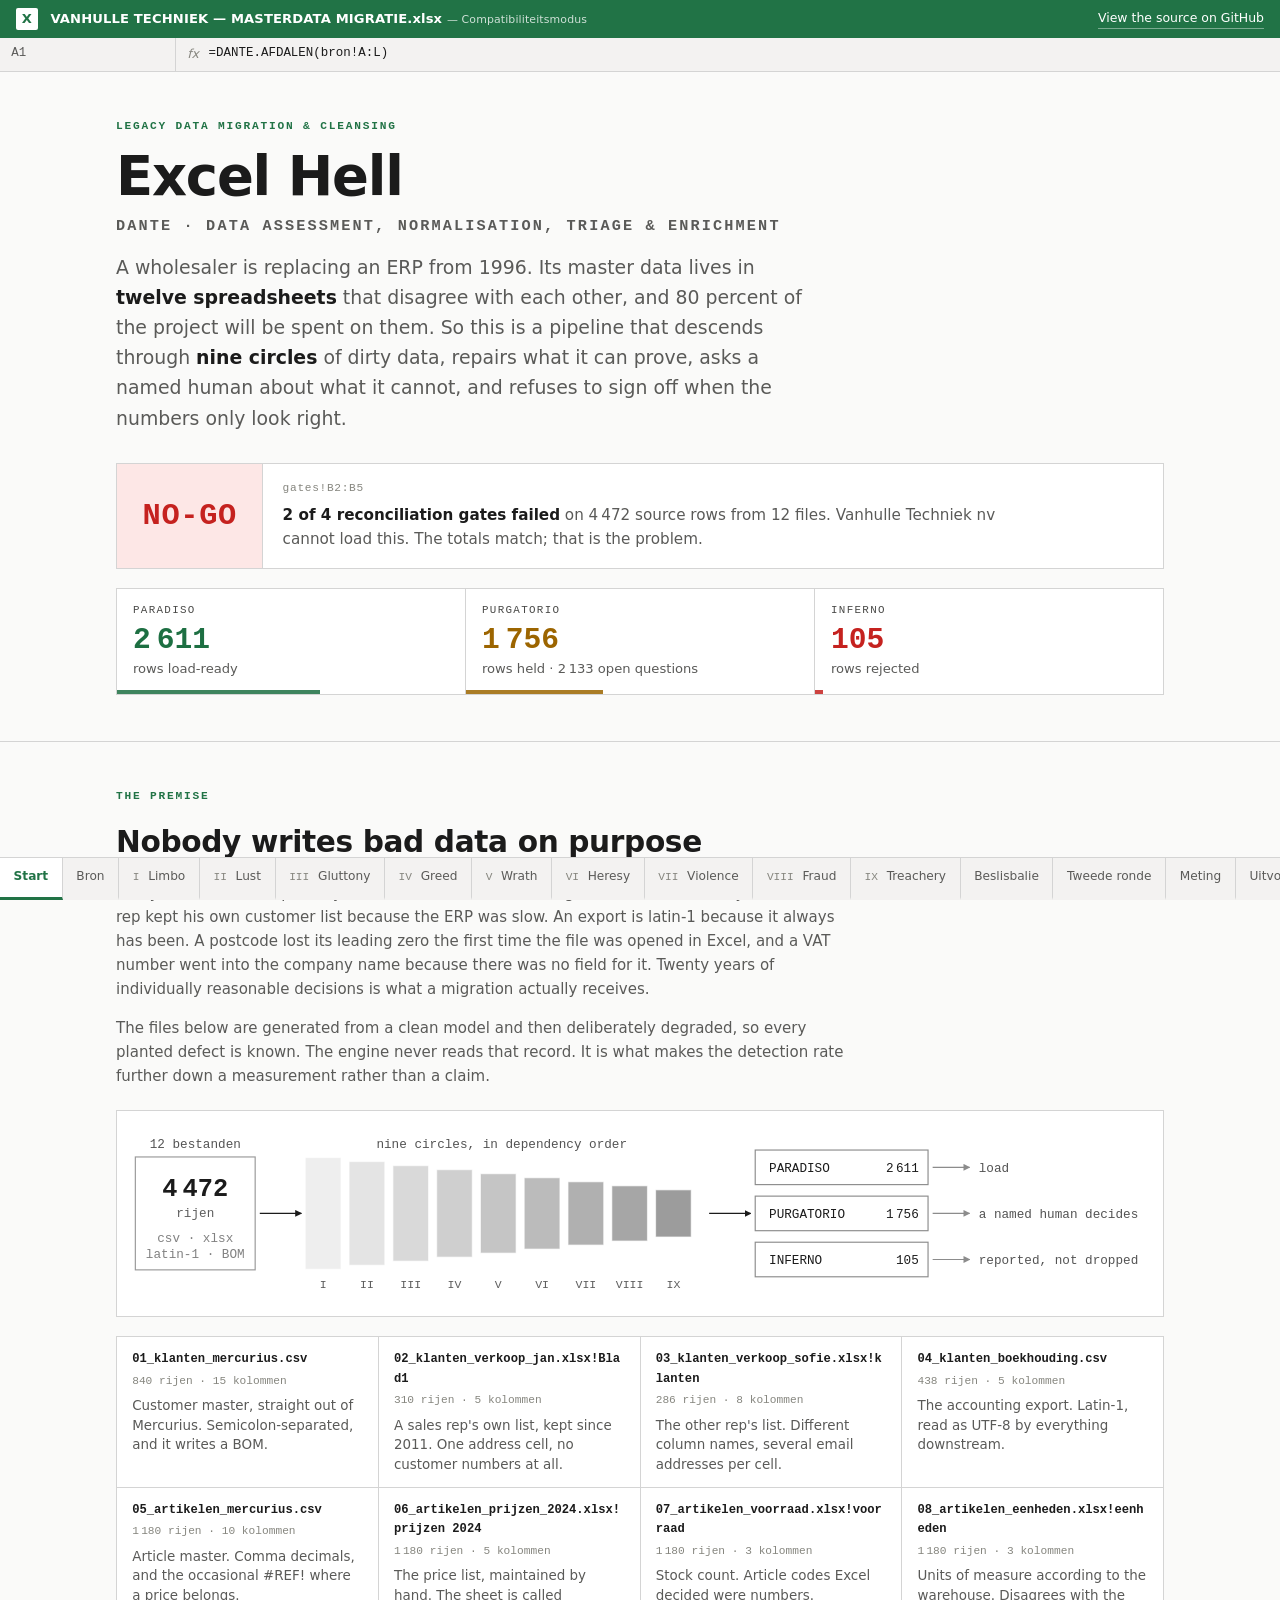
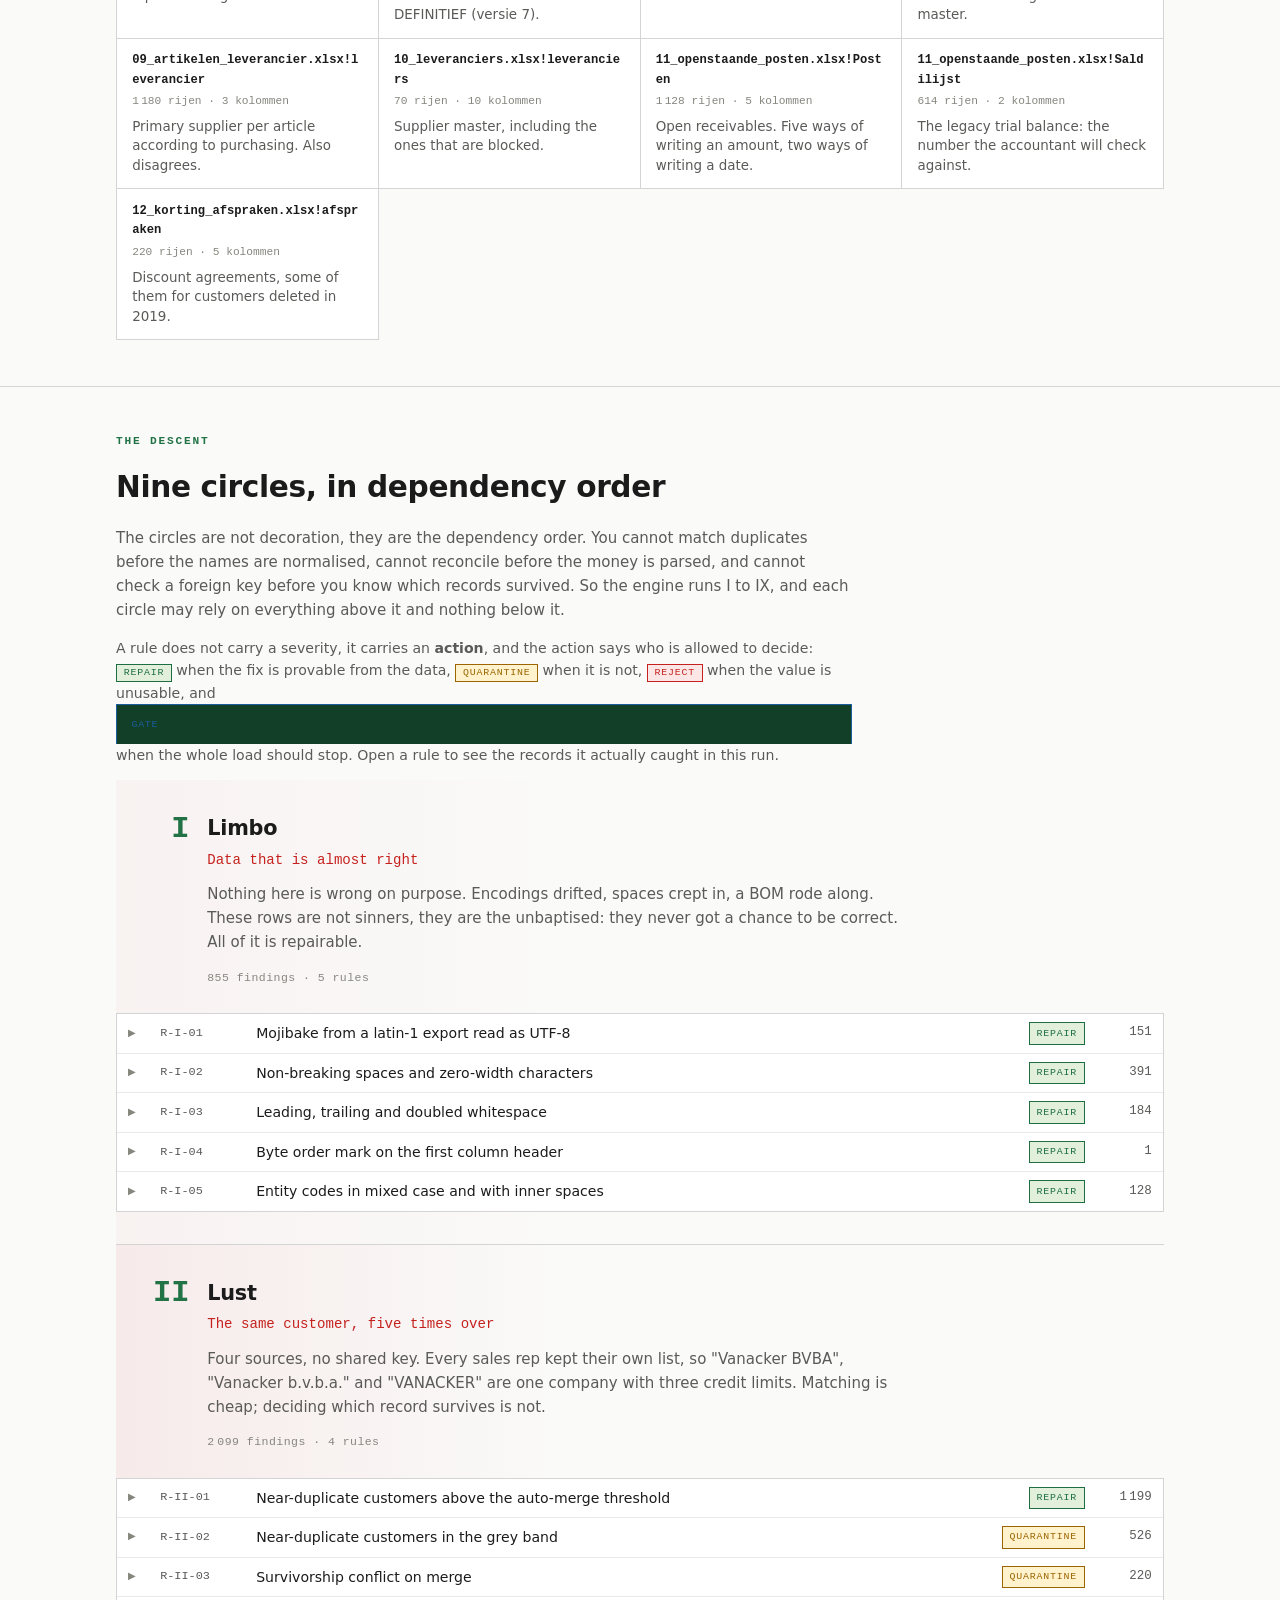
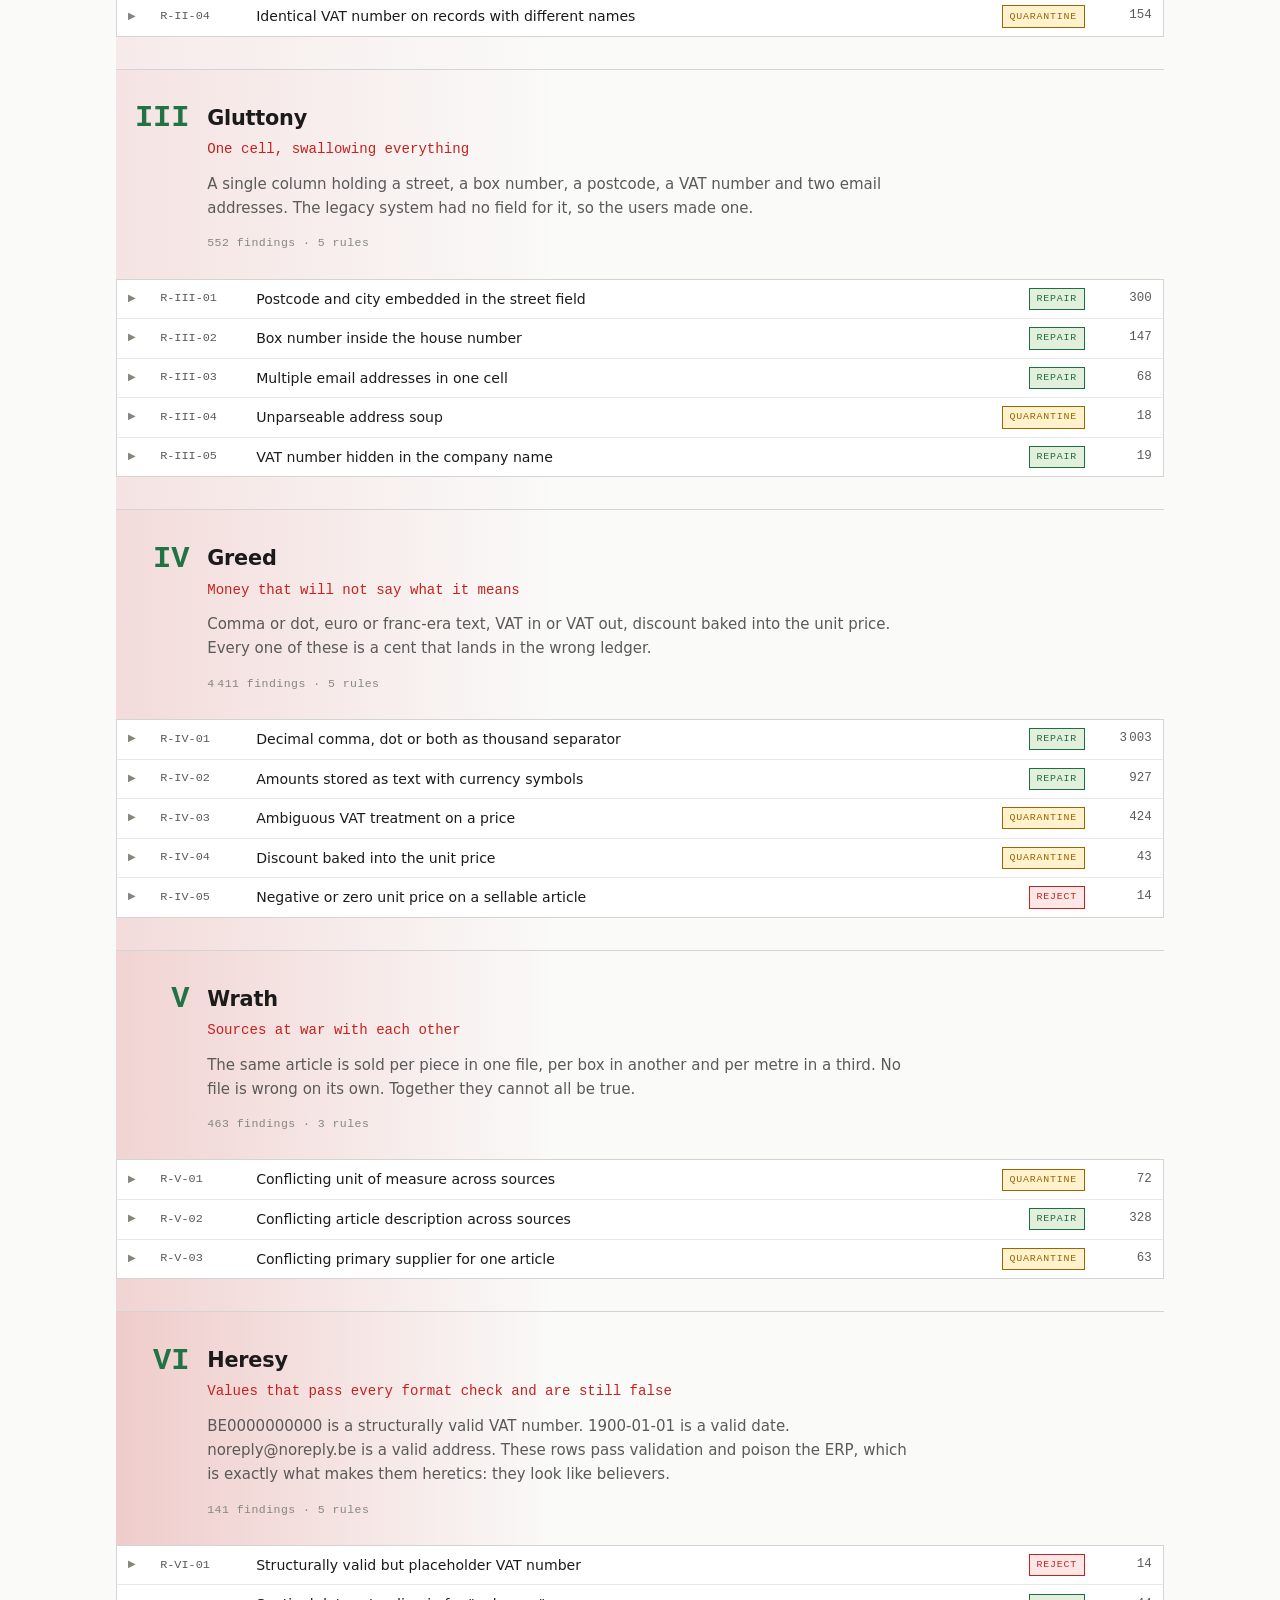
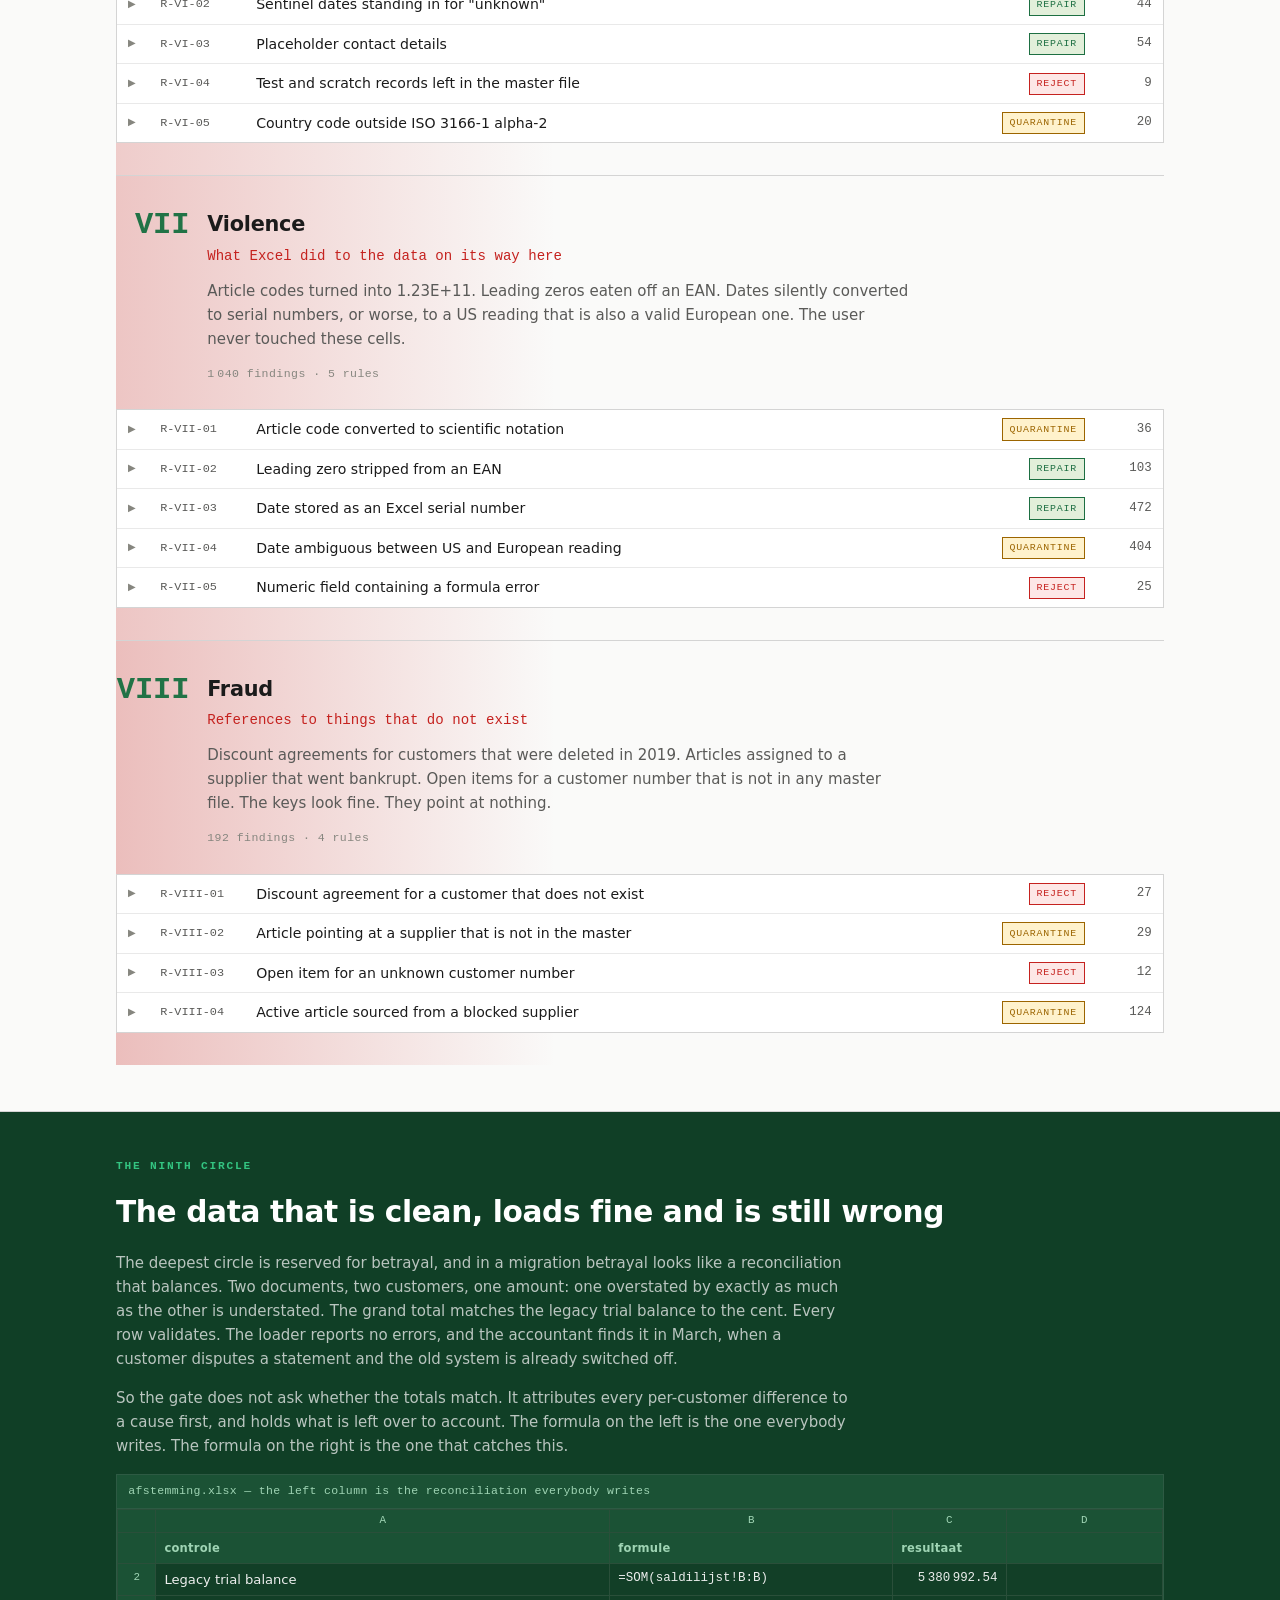
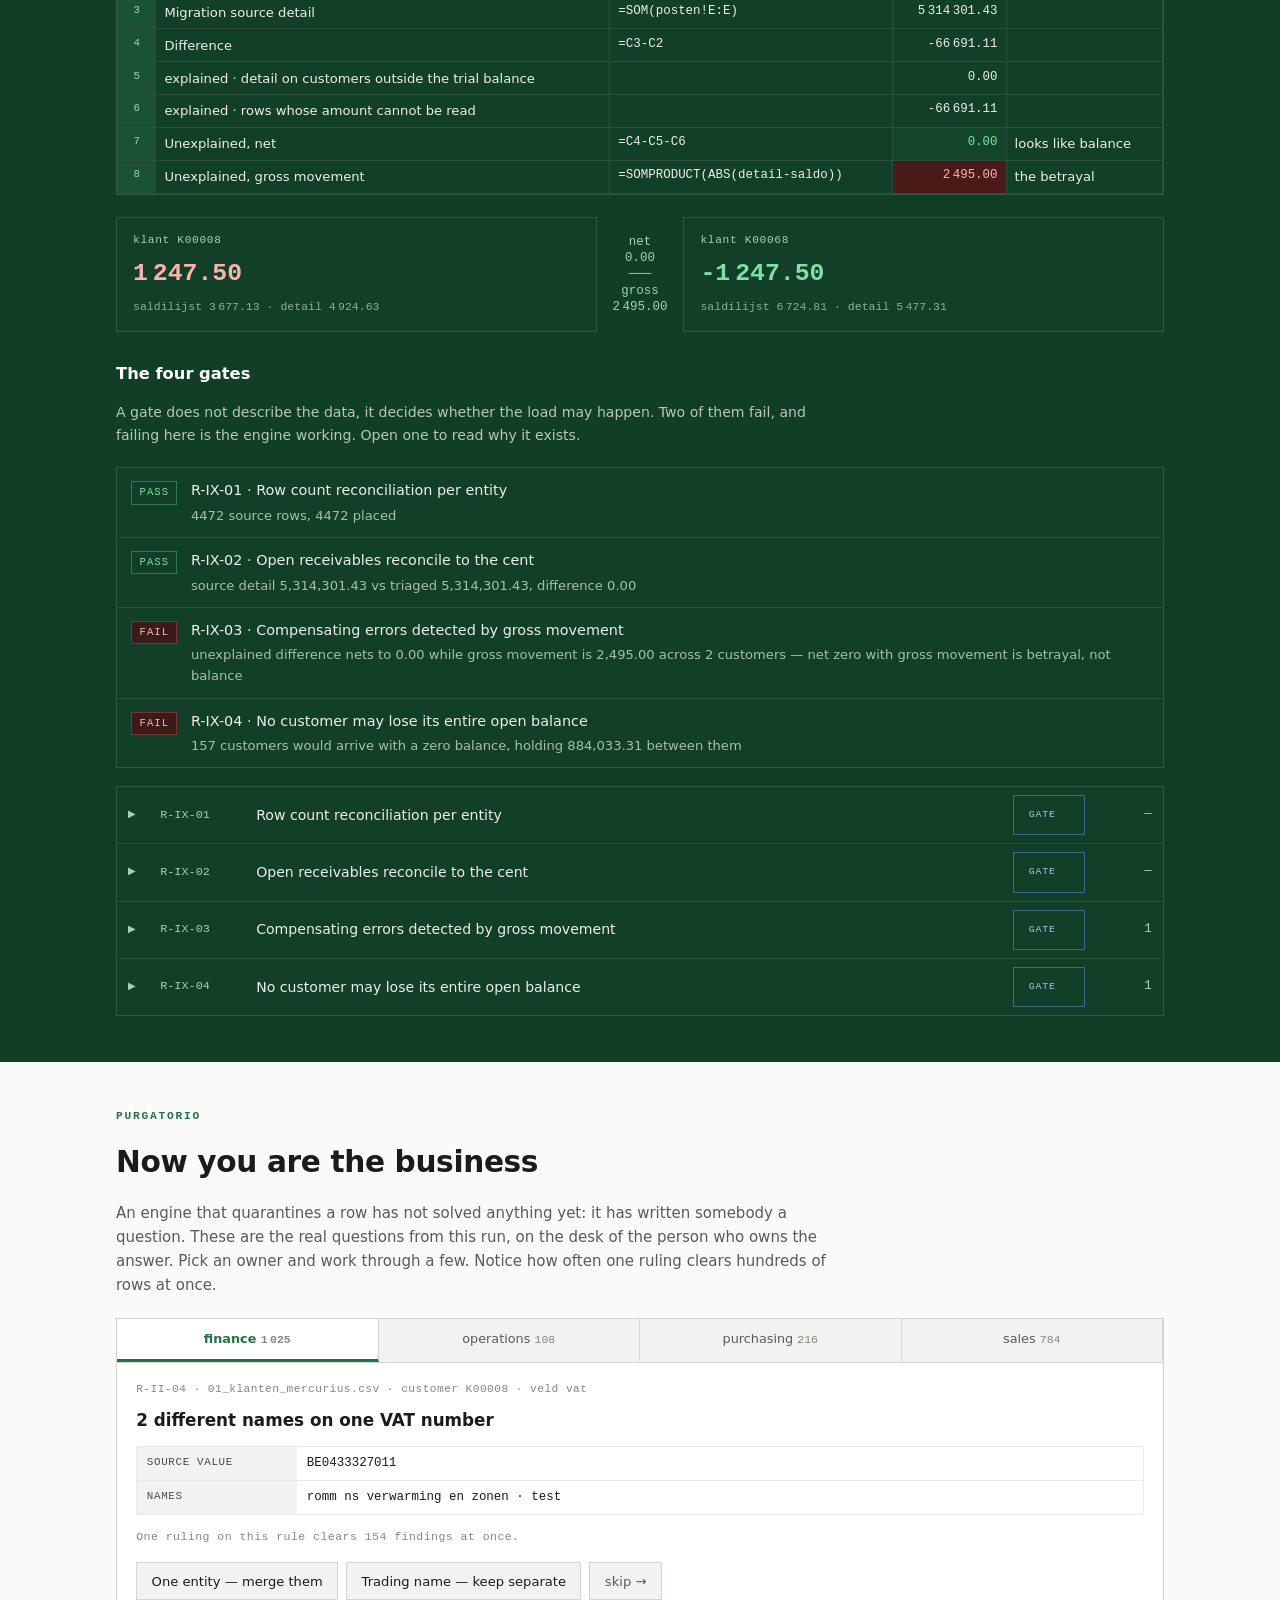
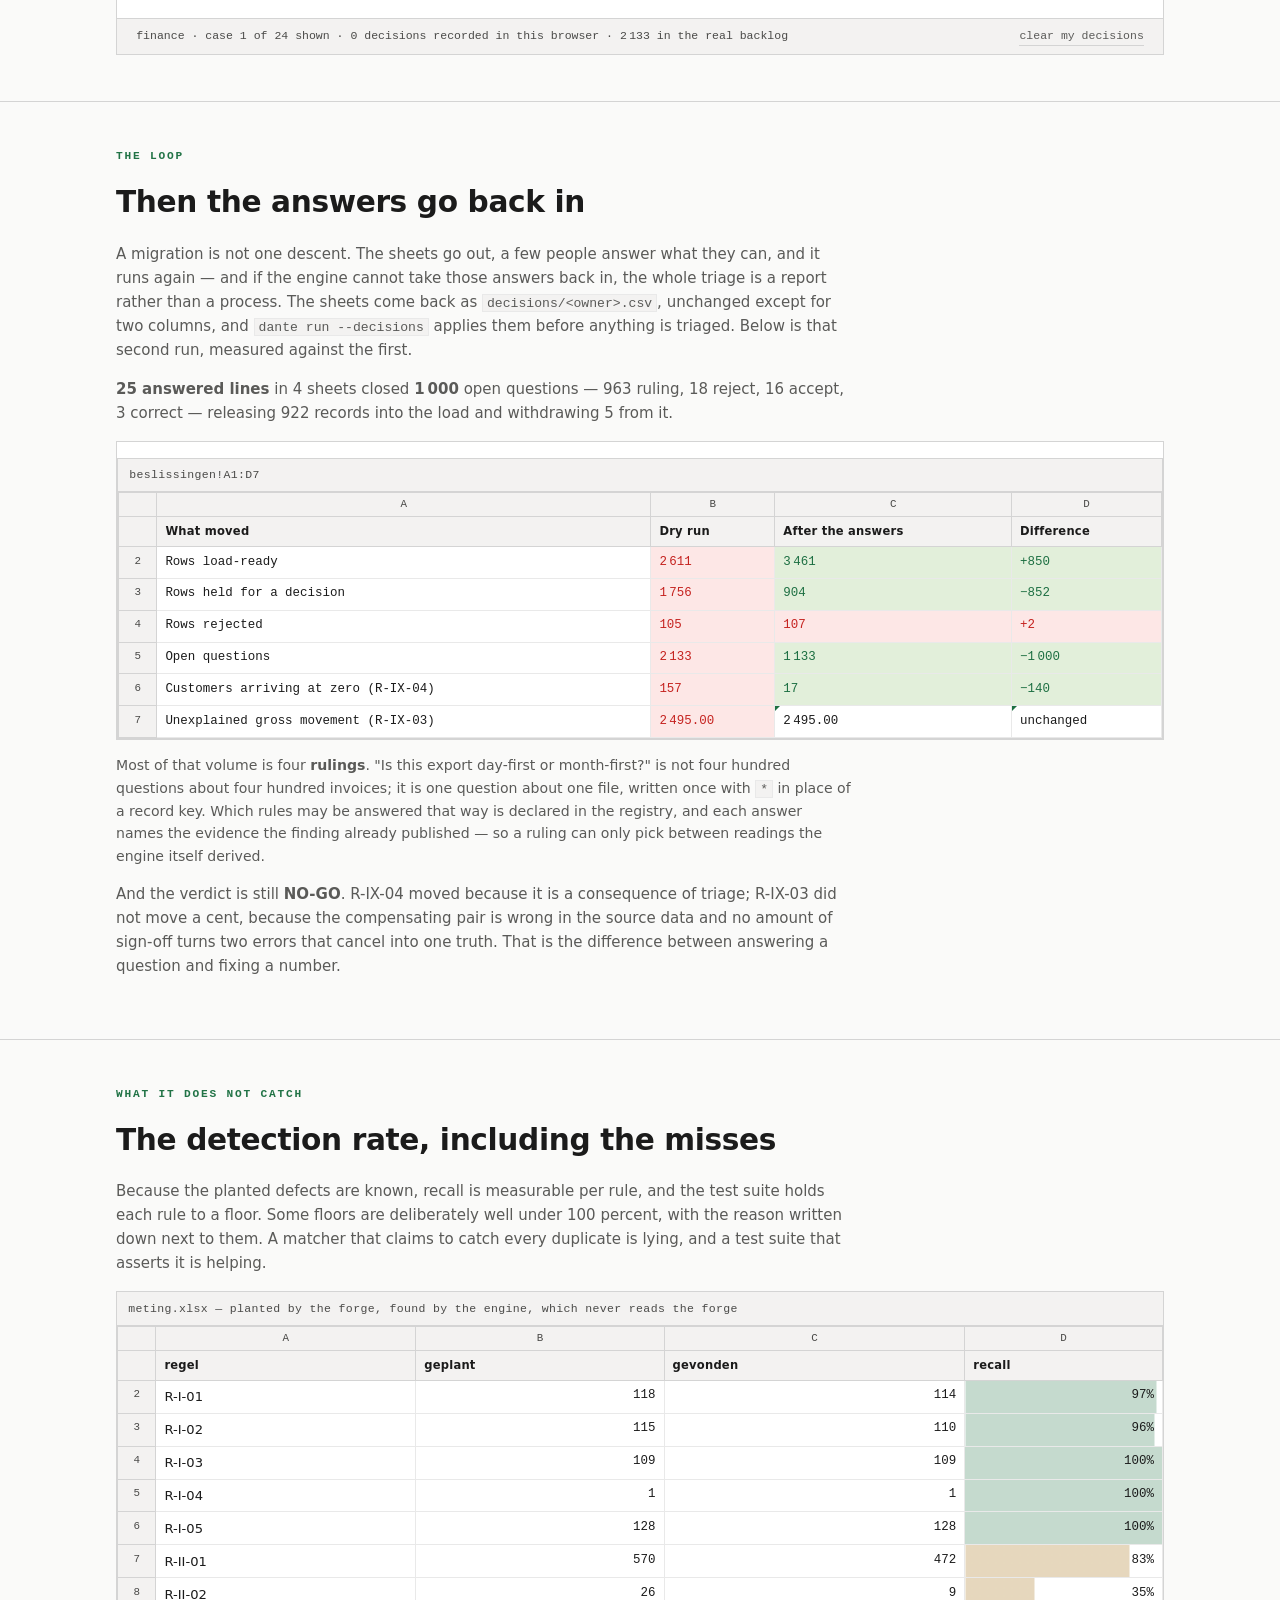
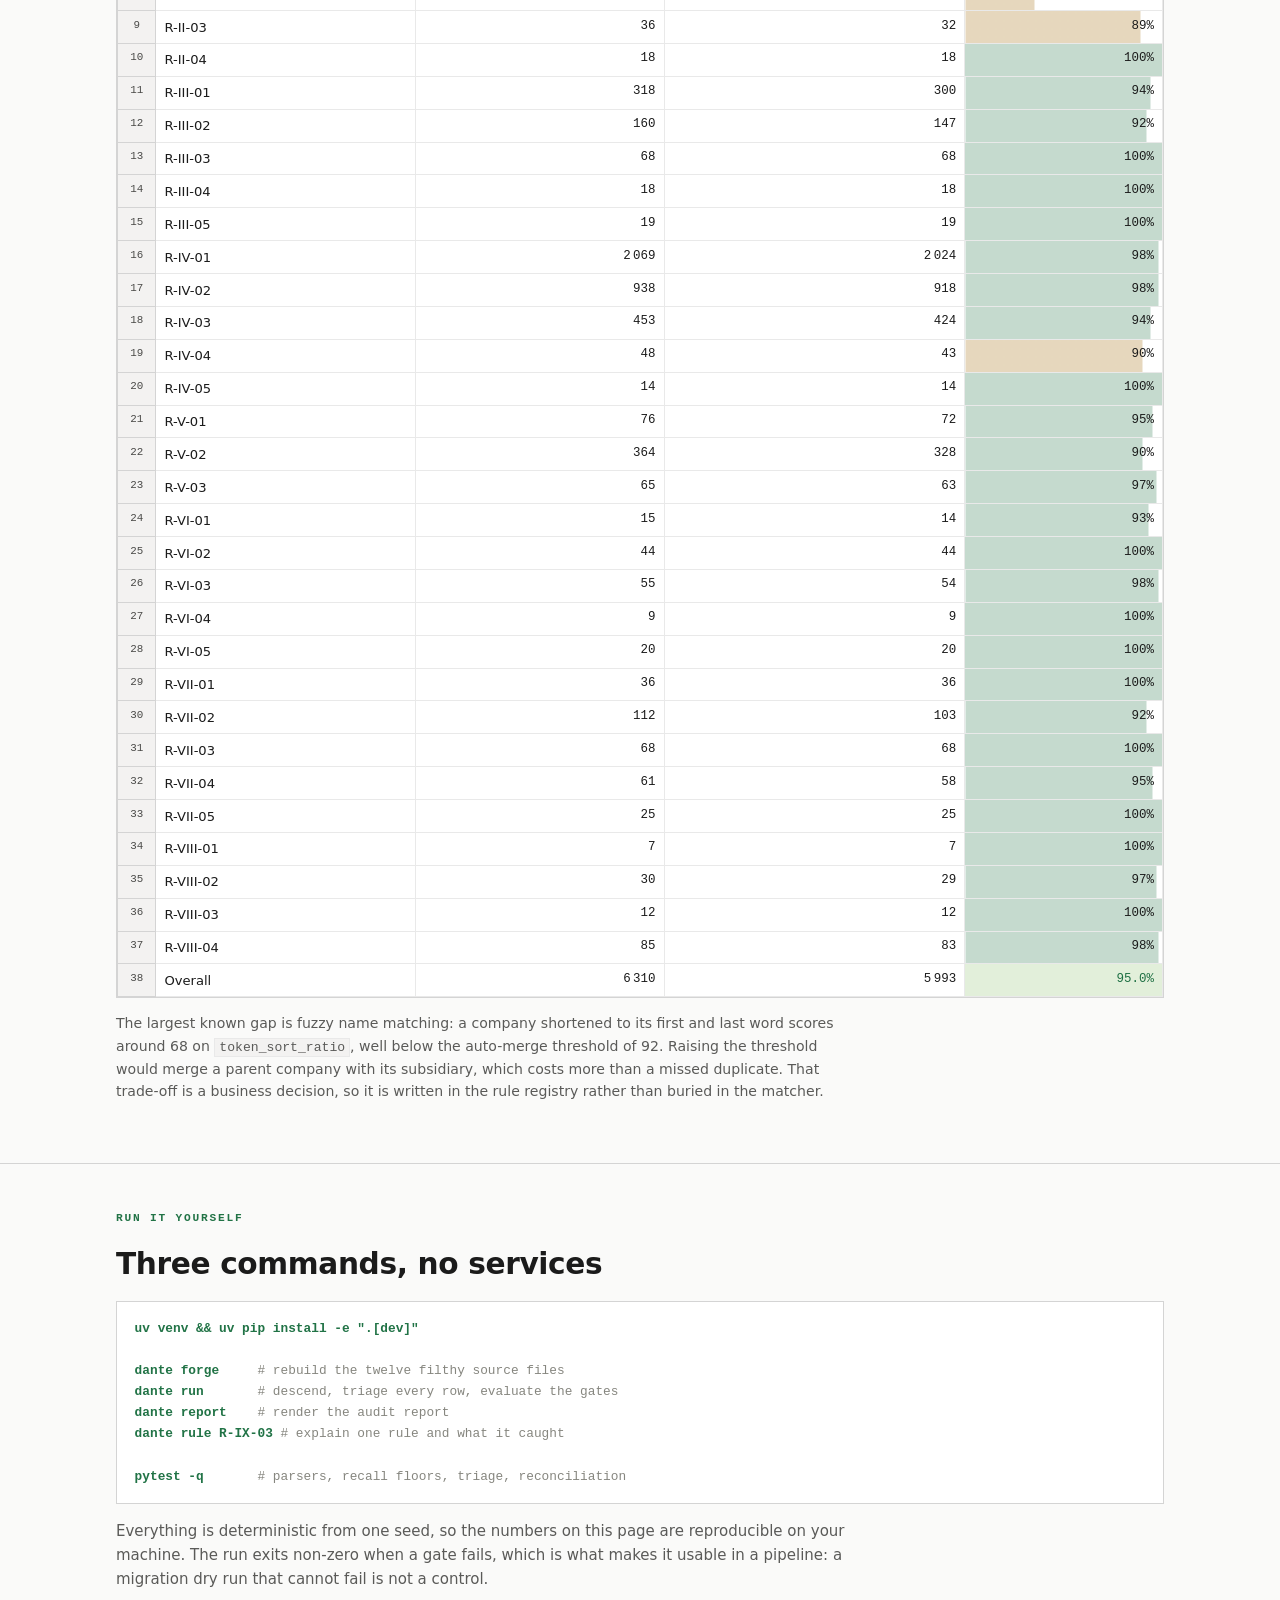
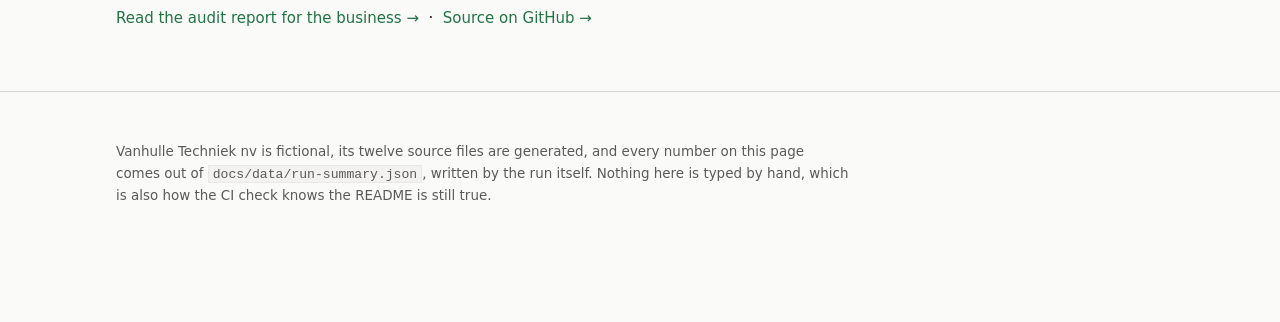
<file: docs/index.html>
<!doctype html>
<html lang="en">
<head>
<meta charset="utf-8">
<meta name="viewport" content="width=device-width,initial-scale=1">
<title>Excel Hell — nine circles of dirty master data</title>
<meta name="description" content="A legacy master-data cleansing pipeline for an ERP
 migration. Twelve filthy spreadsheets, forty rules as data, measured detection and a
 reconciliation that refuses to sign off.">
<meta name="color-scheme" content="light dark">
<meta property="og:type" content="website">
<meta property="og:title" content="Excel Hell — nine circles of dirty master data">
<meta property="og:description" content="Twelve spreadsheets that disagree, forty rules
 as data, and a reconciliation that balances to the cent and is still wrong.">
<meta property="og:url" content="https://phlppgdfry.github.io/excel-hell/">
<meta property="og:image"
      content="https://phlppgdfry.github.io/excel-hell/assets/preview.png">
<meta property="og:image:alt" content="A spreadsheet in Excel's chrome, stamped
 NO-GO, over three counters: rows load-ready, rows held for a decision, rows
 rejected.">
<meta name="twitter:card" content="summary_large_image">
<link rel="stylesheet" href="assets/site.css">
<link rel="icon" href="data:image/svg+xml,<svg xmlns='http://www.w3.org/2000/svg' viewBox='0 0 16 16'><rect width='16' height='16' rx='2' fill='%23217346'/><text x='8' y='12' font-size='11' font-family='sans-serif' font-weight='bold' fill='white' text-anchor='middle'>X</text></svg>">
</head>
<body>

<!-- ── application chrome ─────────────────────────────────────────── -->
<div class="chrome">
  <div class="titlebar">
    <span class="logo" aria-hidden="true">X</span>
    <span class="book">VANHULLE TECHNIEK&nbsp;— MASTERDATA MIGRATIE.xlsx
      <small>— Compatibiliteitsmodus</small></span>
    <span class="spacer"></span>
    <a href="https://github.com/phlppgdfry/excel-hell">View the source on GitHub</a>
  </div>
  <div class="formulabar">
    <div class="namebox" id="namebox">A1</div>
    <div class="fx"><b>fx</b><span id="fx">=DANTE.AFDALEN(bron!A:L)</span></div>
  </div>
</div>

<!-- ── start ──────────────────────────────────────────────────────── -->
<section id="start" data-tab="Start" data-cell="A1"
         data-fx="=DANTE.AFDALEN(bron!A:L)">
  <div class="wrap">
    <p class="kicker">Legacy data migration &amp; cleansing</p>
    <h1>Excel Hell
      <span class="sub">DANTE · data assessment, normalisation, triage &amp; enrichment</span>
    </h1>
    <p class="lede">A wholesaler is replacing an ERP from 1996. Its master data lives in
      <b>twelve spreadsheets</b> that disagree with each other, and 80&nbsp;percent of the
      project will be spent on them. So this is a pipeline that descends through
      <b>nine circles</b> of dirty data, repairs what it can prove, asks a named human
      about what it cannot, and refuses to sign off when the numbers only look right.</p>

    <div class="verdict">
      <div class="stamp" id="stamp">NO-GO</div>
      <div class="body">
        <div class="cellref">gates!B2:B5</div>
        <p id="verdict-text">Loading the run…</p>
        <noscript><p>This page is rendered from <code>data/run-summary.json</code>,
          which the pipeline writes, so it needs JavaScript. The same numbers are in
          the <a href="audit-report.html">audit report</a>, which does not.</p></noscript>
      </div>
    </div>

    <div class="dests">
      <div class="kpi up"><small>Paradiso</small><b id="d-par">—</b>
        <span>rows load-ready</span><div class="bar" id="bar-par"></div></div>
      <div class="kpi hold"><small>Purgatorio</small><b id="d-pur">—</b>
        <span id="d-pur-sub">rows held</span><div class="bar" id="bar-pur"></div></div>
      <div class="kpi down"><small>Inferno</small><b id="d-inf">—</b>
        <span>rows rejected</span><div class="bar" id="bar-inf"></div></div>
    </div>
  </div>
</section>

<!-- ── the source ─────────────────────────────────────────────────── -->
<section id="bron" data-tab="Bron" data-cell="bron!A1"
         data-fx="=AANTALARG(bron!A:A)  &amp;  &quot; rijen uit 12 bestanden&quot;">
  <div class="wrap">
    <p class="kicker">The premise</p>
    <h2>Nobody writes bad data on purpose</h2>
    <p class="muted">Every defect in this repository is there because of something
      reasonable somebody did. A sales rep kept his own customer list because the ERP was
      slow. An export is latin-1 because it always has been. A postcode lost its leading
      zero the first time the file was opened in Excel, and a VAT number went into the
      company name because there was no field for it. Twenty years of individually
      reasonable decisions is what a migration actually receives.</p>
    <p class="muted">The files below are generated from a clean model and then
      deliberately degraded, so every planted defect is known. The engine never reads that
      record. It is what makes the detection rate further down a measurement rather than a
      claim.</p>

    <div class="diagram">
      <svg viewBox="0 0 880 150" role="img"
           aria-label="Twelve source files enter the engine, descend through nine circles,
                       and leave through three destinations: load-ready, held for a
                       decision, or rejected.">
        <defs>
          <marker id="ar" viewBox="0 0 8 8" refX="7" refY="4" markerWidth="6"
                  markerHeight="6" orient="auto">
            <path d="M0 0 L8 4 L0 8 z" fill="currentColor"/>
          </marker>
        </defs>
        <g font-family="ui-monospace,Menlo,monospace" font-size="11"
           fill="currentColor" color="currentColor">
          <!-- sources -->
          <g>
            <rect x="2" y="26" width="104" height="98" fill="none" stroke="currentColor"
                  stroke-width="1" opacity=".45"/>
            <text x="54" y="18" text-anchor="middle" opacity=".75">12 bestanden</text>
            <text x="54" y="60" text-anchor="middle" font-size="22"
                  font-weight="700" id="dg-rows">&#8212;</text>
            <text x="54" y="78" text-anchor="middle" opacity=".7">rijen</text>
            <text x="54" y="100" text-anchor="middle" opacity=".55">csv · xlsx</text>
            <text x="54" y="114" text-anchor="middle" opacity=".55">latin-1 · BOM</text>
          </g>
          <line x1="110" y1="75" x2="146" y2="75" stroke="currentColor" stroke-width="1"
                marker-end="url(#ar)"/>
          <!-- the nine circles as narrowing bands -->
          <g>
            <text x="320" y="18" text-anchor="middle" opacity=".75">nine circles,
              in dependency order</text>
            <g id="bands"></g>
          </g>
          <line x1="500" y1="75" x2="536" y2="75" stroke="currentColor" stroke-width="1"
                marker-end="url(#ar)"/>
          <!-- outlets -->
          <g>
            <rect x="540" y="20" width="150" height="30" fill="none" stroke="currentColor"
                  opacity=".5"/>
            <text x="552" y="39">PARADISO</text>
            <text x="682" y="39" text-anchor="end" id="dg-par">—</text>
            <rect x="540" y="60" width="150" height="30" fill="none" stroke="currentColor"
                  opacity=".5"/>
            <text x="552" y="79">PURGATORIO</text>
            <text x="682" y="79" text-anchor="end" id="dg-pur">—</text>
            <rect x="540" y="100" width="150" height="30" fill="none" stroke="currentColor"
                  opacity=".5"/>
            <text x="552" y="119">INFERNO</text>
            <text x="682" y="119" text-anchor="end" id="dg-inf">—</text>
          </g>
          <line x1="694" y1="35" x2="726" y2="35" stroke="currentColor" opacity=".5"
                marker-end="url(#ar)"/>
          <text x="734" y="39" opacity=".75">load</text>
          <line x1="694" y1="75" x2="726" y2="75" stroke="currentColor" opacity=".5"
                marker-end="url(#ar)"/>
          <text x="734" y="79" opacity=".75">a named human decides</text>
          <line x1="694" y1="115" x2="726" y2="115" stroke="currentColor" opacity=".5"
                marker-end="url(#ar)"/>
          <text x="734" y="119" opacity=".75">reported, not dropped</text>
        </g>
      </svg>
    </div>

    <div class="files" id="files"></div>
  </div>
</section>

<!-- ── the descent ────────────────────────────────────────────────── -->
<section id="descent" data-tab="Afdaling" data-cell="regels!A1"
         data-fx="=ALS(bewijsbaar;&quot;herstellen&quot;;ALS(onbruikbaar;&quot;afkeuren&quot;;&quot;beslissen&quot;))">
  <div class="wrap">
    <p class="kicker">The descent</p>
    <h2>Nine circles, in dependency order</h2>
    <p class="muted">The circles are not decoration, they are the dependency order. You
      cannot match duplicates before the names are normalised, cannot reconcile before the
      money is parsed, and cannot check a foreign key before you know which records
      survived. So the engine runs I to IX, and each circle may rely on everything above
      it and nothing below it.</p>
    <p class="muted small">A rule does not carry a severity, it carries an
      <b>action</b>, and the action says who is allowed to decide:
      <span class="tag repair">repair</span> when the fix is provable from the data,
      <span class="tag quarantine">quarantine</span> when it is not,
      <span class="tag reject">reject</span> when the value is unusable, and
      <span class="tag gate">gate</span> when the whole load should stop. Open a rule to
      see the records it actually caught in this run.</p>
    <div id="circles"></div>
  </div>
</section>

<!-- ── the ninth circle ───────────────────────────────────────────── -->
<section id="ninth" data-tab="IX · Treachery" data-cell="afstemming!E9"
         data-fx="=SOM(posten!E:E)-SOM(saldilijst!B:B)">
  <div class="wrap">
    <p class="kicker">The ninth circle</p>
    <h2>The data that is clean, loads fine and is still wrong</h2>
    <p>The deepest circle is reserved for betrayal, and in a migration betrayal looks like
      a reconciliation that balances. Two documents, two customers, one amount: one
      overstated by exactly as much as the other is understated. The grand total matches
      the legacy trial balance to the cent. Every row validates. The loader reports no
      errors, and the accountant finds it in March, when a customer disputes a statement
      and the old system is already switched off.</p>
    <p>So the gate does not ask whether the totals match. It attributes every per-customer
      difference to a cause first, and holds what is left over to account. The formula on
      the left is the one everybody writes. The formula on the right is the one that
      catches this.</p>

    <div class="sheet" id="reconciliation"></div>
    <div class="pair" id="pair"></div>

    <h3>The four gates</h3>
    <p class="small">A gate does not describe the data, it decides whether the load may
      happen. Two of them fail, and failing here is the engine working. Open one to read
      why it exists.</p>
    <div class="gates" id="gates"></div>
    <div class="rules" id="ninth-rules"></div>
  </div>
</section>

<!-- ── the desk ───────────────────────────────────────────────────── -->
<section id="desk" data-tab="Beslisbalie" data-cell="purgatorio!A2"
         data-fx="=AANTAL.ALS(bevindingen!G:G;&quot;quarantine&quot;)">
  <div class="wrap">
    <p class="kicker">Purgatorio</p>
    <h2>Now you are the business</h2>
    <p class="muted">An engine that quarantines a row has not solved anything yet: it has
      written somebody a question. These are the real questions from this run, on the desk
      of the person who owns the answer. Pick an owner and work through a few. Notice how
      often one ruling clears hundreds of rows at once.</p>

    <div class="desk">
      <div class="owners" id="owners" role="tablist" aria-label="Decision owner"></div>
      <div class="case" id="case" role="tabpanel" tabindex="0"
           aria-live="polite" aria-label="Open question"></div>
      <div class="statusbar">
        <span id="progress-text">—</span>
        <button id="reset" type="button">clear my decisions</button>
      </div>
    </div>
  </div>
</section>

<!-- ── the second pass ────────────────────────────────────────────── -->
<section id="tweede" data-tab="Tweede ronde" data-cell="beslissingen!A2"
         data-fx="=DANTE.AFDALEN(bron!A:L;beslissingen!A:F)">
  <div class="wrap">
    <p class="kicker">The loop</p>
    <h2>Then the answers go back in</h2>
    <p class="muted">A migration is not one descent. The sheets go out, a few people
      answer what they can, and it runs again — and if the engine cannot take those
      answers back in, the whole triage is a report rather than a process. The sheets
      come back as <code>decisions/&lt;owner&gt;.csv</code>, unchanged except for two
      columns, and <code>dante run --decisions</code> applies them before anything is
      triaged. Below is that second run, measured against the first.</p>

    <p class="muted" id="loop-headline">—</p>
    <div class="sheet" id="loop"></div>

    <p class="muted small">Most of that volume is four <b>rulings</b>. "Is this export
      day-first or month-first?" is not four hundred questions about four hundred
      invoices; it is one question about one file, written once with <code>*</code> in
      place of a record key. Which rules may be answered that way is declared in the
      registry, and each answer names the evidence the finding already published — so a
      ruling can only pick between readings the engine itself derived.</p>

    <p class="muted" id="loop-betrayal">—</p>
  </div>
</section>

<!-- ── measurement ────────────────────────────────────────────────── -->
<section id="meting" data-tab="Meting" data-cell="meting!D2"
         data-fx="=AANTAL(gevonden)/AANTAL(geplant)">
  <div class="wrap">
    <p class="kicker">What it does not catch</p>
    <h2>The detection rate, including the misses</h2>
    <p class="muted">Because the planted defects are known, recall is measurable per rule,
      and the test suite holds each rule to a floor. Some floors are deliberately well
      under 100 percent, with the reason written down next to them. A matcher that claims
      to catch every duplicate is lying, and a test suite that asserts it is helping.</p>
    <div class="sheet" id="recall"></div>
    <p class="muted small">The largest known gap is fuzzy name matching: a company
      shortened to its first and last word scores around 68 on
      <code>token_sort_ratio</code>, well below the auto-merge threshold of 92. Raising
      the threshold would merge a parent company with its subsidiary, which costs more than
      a missed duplicate. That trade-off is a business decision, so it is written in the
      rule registry rather than buried in the matcher.</p>
  </div>
</section>

<!-- ── run it ─────────────────────────────────────────────────────── -->
<section id="uitvoeren" data-tab="Uitvoeren" data-cell="README!A1" data-fx="$ dante run">
  <div class="wrap">
    <p class="kicker">Run it yourself</p>
    <h2>Three commands, no services</h2>
    <pre><b>uv venv &amp;&amp; uv pip install -e ".[dev]"</b>

<b>dante forge</b>     <span class="c"># rebuild the twelve filthy source files</span>
<b>dante run</b>       <span class="c"># descend, triage every row, evaluate the gates</span>
<b>dante report</b>    <span class="c"># render the audit report</span>
<b>dante rule R-IX-03</b> <span class="c"># explain one rule and what it caught</span>

<b>pytest -q</b>       <span class="c"># parsers, recall floors, triage, reconciliation</span></pre>
    <p class="muted">Everything is deterministic from one seed, so the numbers on this page
      are reproducible on your machine. The run exits non-zero when a gate fails, which is
      what makes it usable in a pipeline: a migration dry run that cannot fail is not a
      control.</p>
    <p><a href="audit-report.html">Read the audit report for the business &rarr;</a>
      &nbsp;·&nbsp;
      <a href="https://github.com/phlppgdfry/excel-hell">Source on GitHub &rarr;</a></p>
  </div>
</section>

<footer><div class="wrap">
  <p>Vanhulle Techniek nv is fictional, its twelve source files are generated, and every
    number on this page comes out of <code>docs/data/run-summary.json</code>, written by
    the run itself. Nothing here is typed by hand, which is also how the CI check knows
    the README is still true.</p>
</div></footer>

<nav class="sheetbar" id="sheetbar" aria-label="Worksheets"></nav>
<script src="assets/site.js"></script>
</body>
</html>
</file>
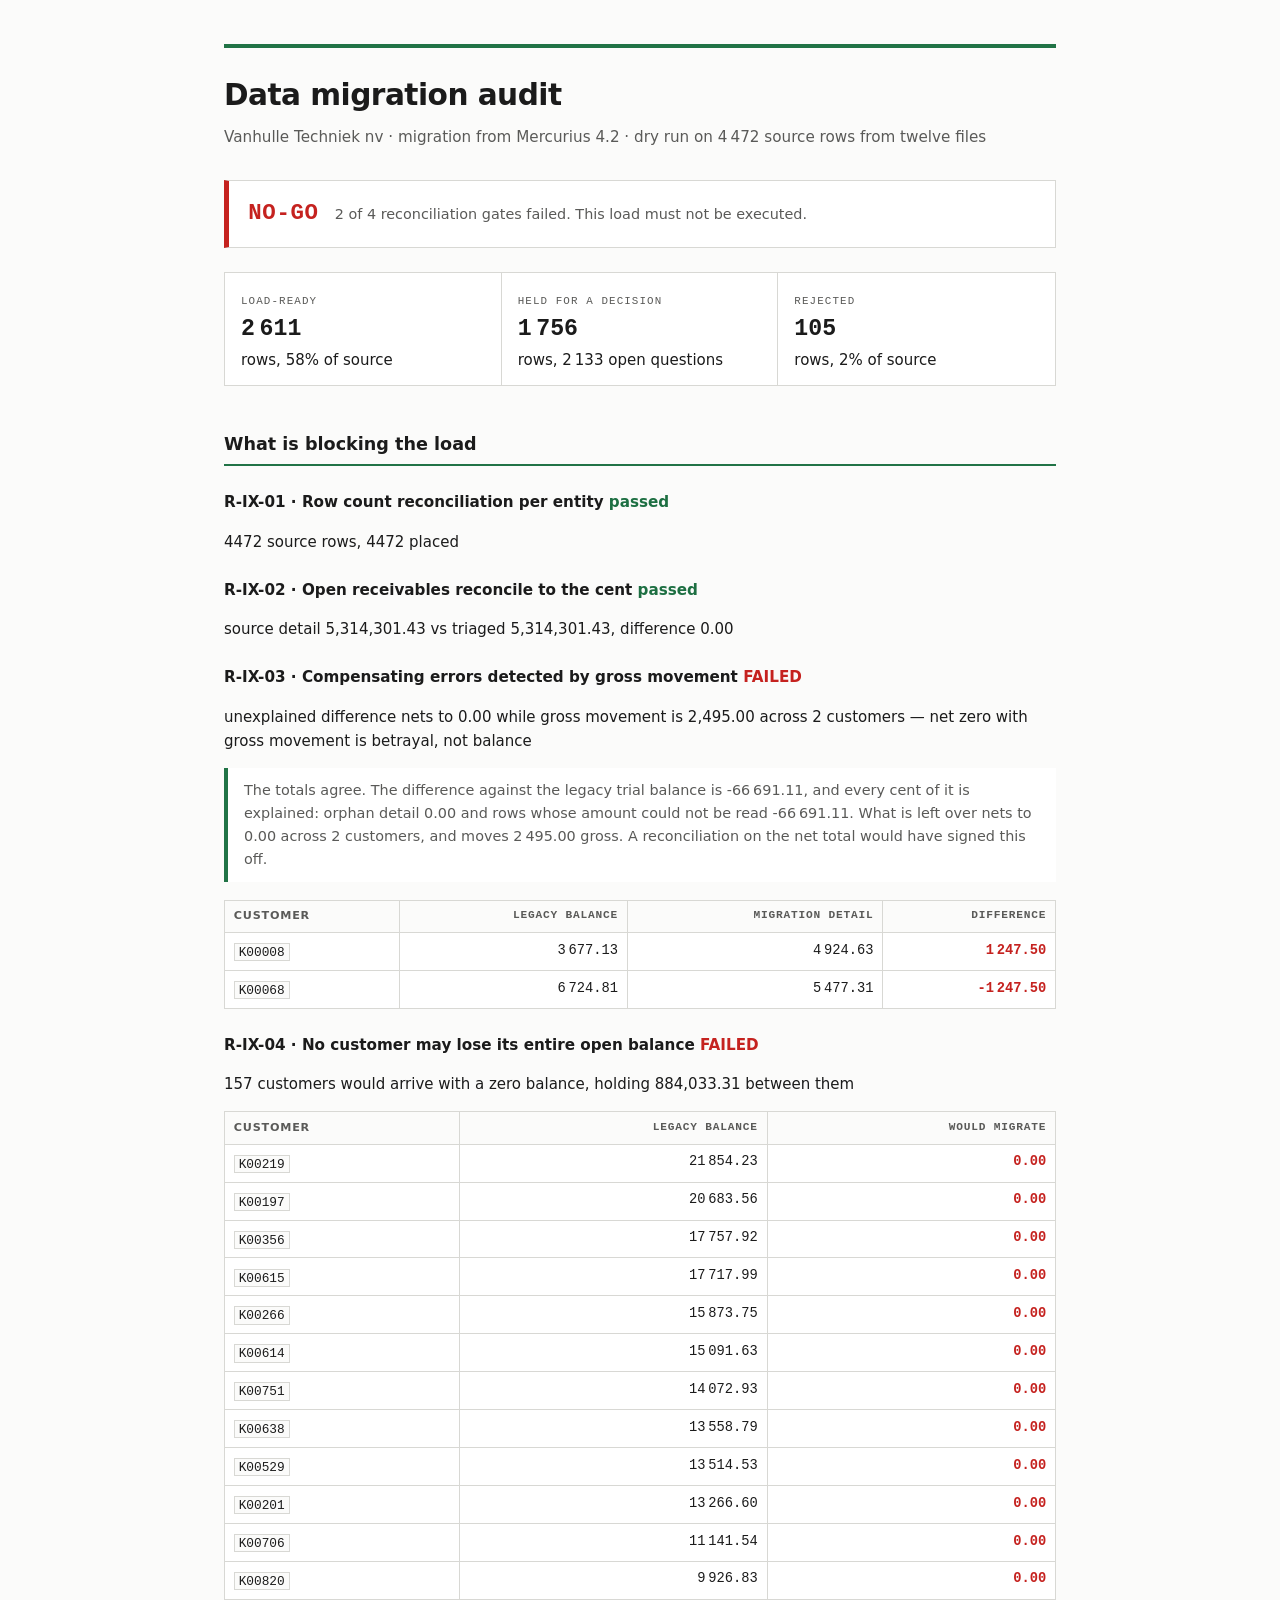
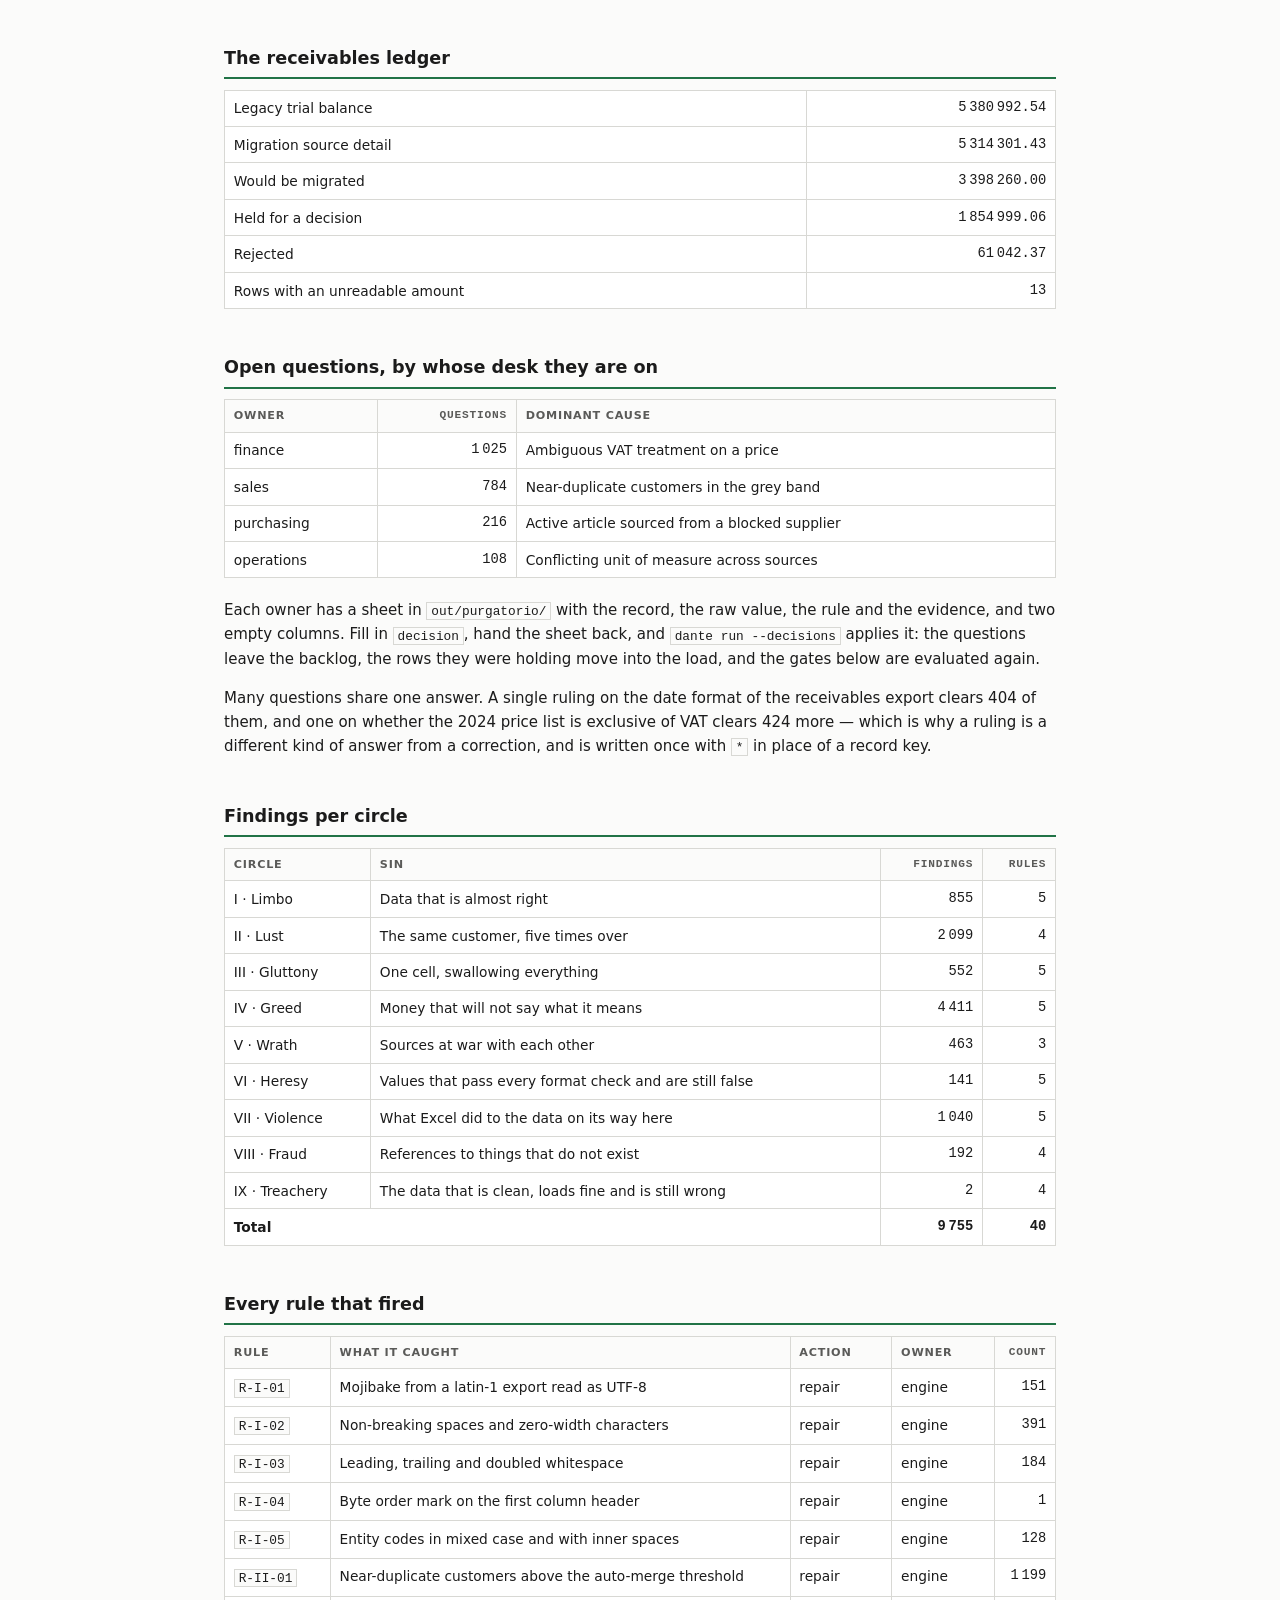
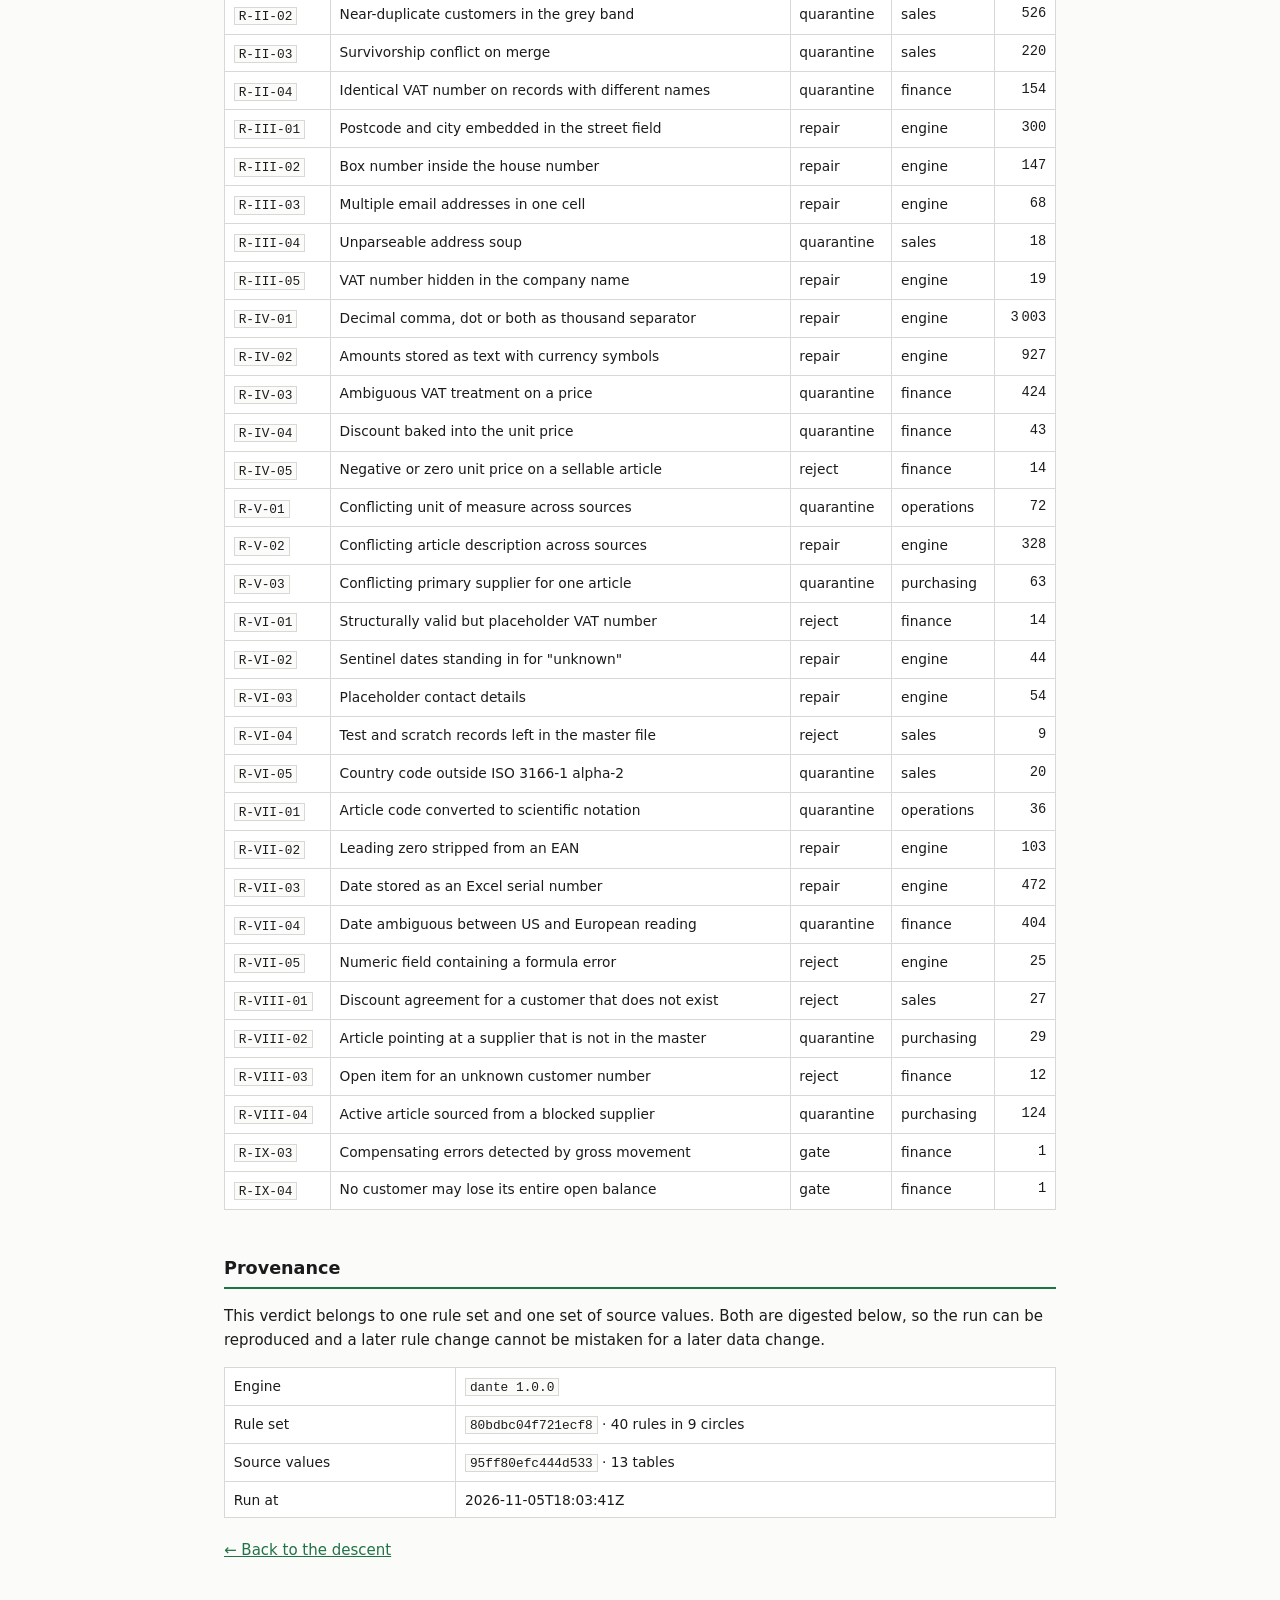
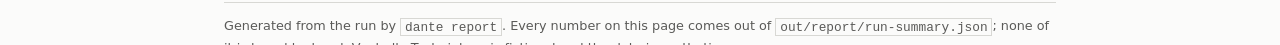
<file: docs/audit-report.html>
<!doctype html>
<html lang="en"><head><meta charset="utf-8">
<meta name="viewport" content="width=device-width,initial-scale=1">
<title>Data migration audit — Vanhulle Techniek nv</title>
<link rel="icon" href="data:image/svg+xml,<svg xmlns='http://www.w3.org/2000/svg'
 viewBox='0 0 16 16'><text y='13' font-size='13'>&#128213;</text></svg>">
<style>
 /* An audit report is a document, not an application, so this stays paper.
    The accents are Excel's, because it is the same workbook underneath. */
 :root{
   --ink:#1b1b1b;--mut:#5a5a58;--line:#d8d8d4;--bg:#fbfbfa;--cell:#fff;
   --excel:#217346;--excel-dark:#185c37;
   --bad:#c5221f;--bad-bg:#fde7e6;--warn:#9c6500;--good:#1d6f42;--good-bg:#e2efda;
 }
 @media (prefers-color-scheme:dark){
   :root{
     --ink:#eeeeec;--mut:#a9a9a4;--line:#3d3d3d;--bg:#171717;--cell:#1f1f1f;
     --excel:#33c481;--excel-dark:#6bcf96;
     --bad:#ff8782;--bad-bg:#3a1b1a;--warn:#ffc83d;--good:#6bcf96;--good-bg:#17301f;
   }
 }
 *{box-sizing:border-box}
 body{margin:0;background:var(--bg);color:var(--ink);padding:44px 20px;
      font:15px/1.6 "Segoe UI",system-ui,-apple-system,Helvetica,Arial,sans-serif;
      -webkit-font-smoothing:antialiased}
 main{max-width:52rem;margin:0 auto}
 h1{font-size:1.85rem;margin:0 0 .2em;letter-spacing:-.018em;font-weight:700}
 h2{font-size:1.1rem;margin:2.5em 0 .6em;padding-bottom:.3em;font-weight:600;
    border-bottom:2px solid var(--excel)}
 h3{font-size:.95rem;margin:1.6em 0 .4em;font-weight:600}
 .sub{color:var(--mut);margin:0 0 2em;font-size:.95rem}
 .rail{height:4px;background:var(--excel);margin:0 0 1.6em}
 .verdict{display:flex;align-items:center;gap:1rem;border:1px solid var(--line);
          border-left:5px solid var(--bad);background:var(--cell);
          padding:.95rem 1.2rem;margin:0 0 1.6em}
 .verdict b{font-size:1.4rem;color:var(--bad);letter-spacing:.03em;
            font-family:ui-monospace,Menlo,monospace}
 .verdict span{color:var(--mut);font-size:.9rem}
 table{width:100%;border-collapse:collapse;font-size:.86rem;margin:.6em 0 1.4em;
       background:var(--cell)}
 th,td{text-align:left;padding:.42rem .55rem;border:1px solid var(--line);
       vertical-align:top}
 th{font-size:.7rem;letter-spacing:.07em;text-transform:uppercase;color:var(--mut);
    font-weight:600;background:var(--bg)}
 td.n,th.n{text-align:right;font-variant-numeric:tabular-nums;
           font-family:ui-monospace,Menlo,monospace}
 .pass{color:var(--good);font-weight:600}.fail{color:var(--bad);font-weight:600}
 .grid{display:grid;grid-template-columns:repeat(3,1fr);gap:0;
       border:1px solid var(--line);margin:0 0 1.6em}
 .grid div{background:var(--cell);padding:.85rem 1rem;border-right:1px solid var(--line)}
 .grid div:last-child{border-right:0}
 .grid b{display:block;font-size:1.45rem;font-variant-numeric:tabular-nums;
         font-family:ui-monospace,Menlo,monospace;font-weight:700}
 .grid small{color:var(--mut);font-size:.68rem;letter-spacing:.1em;
             text-transform:uppercase;font-family:ui-monospace,Menlo,monospace}
 .grid .up b{color:var(--good)}.grid .hold b{color:var(--warn)}.grid .down b{color:var(--bad)}
 code{font-family:ui-monospace,Menlo,monospace;font-size:.8rem;background:var(--bg);
      border:1px solid var(--line);padding:.05em .3em}
 blockquote{margin:0 0 1.2em;padding:.7rem 1rem;border-left:4px solid var(--excel);
            background:var(--cell);color:var(--mut);font-size:.9rem}
 footer{margin-top:3.2em;padding-top:1em;border-top:1px solid var(--line);
        color:var(--mut);font-size:.8rem}
 a{color:var(--excel)}
 @media print{
   :root{--bg:#fff;--cell:#fff;--ink:#000}
   body{padding:0}
   .verdict,table,.grid{break-inside:avoid}
   h2{break-after:avoid}
 }
</style></head><body><main>

<div class="rail"></div>
<h1>Data migration audit</h1>
<p class="sub">Vanhulle Techniek nv &middot; migration from Mercurius 4.2 &middot;
   dry run on 4 472 source rows from twelve files</p>

<div class="verdict"><b>NO-GO</b>
 <span>2 of 4 reconciliation gates failed.
 This load must not be executed.</span></div>

<div class="grid">
 <div><small>Load-ready</small><b>2 611</b>
      rows, 58% of source</div>
 <div><small>Held for a decision</small><b>1 756</b>
      rows, 2 133 open questions</div>
 <div><small>Rejected</small><b>105</b>
      rows, 2% of source</div>
</div>

<h2>What is blocking the load</h2>

<h3>R-IX-01 &middot; Row count reconciliation per entity
    <span class="pass">
    passed</span></h3>
<p>4472 source rows, 4472 placed</p>


<h3>R-IX-02 &middot; Open receivables reconcile to the cent
    <span class="pass">
    passed</span></h3>
<p>source detail 5,314,301.43 vs triaged 5,314,301.43, difference 0.00</p>


<h3>R-IX-03 &middot; Compensating errors detected by gross movement
    <span class="fail">
    FAILED</span></h3>
<p>unexplained difference nets to 0.00 while gross movement is 2,495.00 across 2 customers — net zero with gross movement is betrayal, not balance</p>

<blockquote>The totals agree. The difference against the legacy trial balance is
 -66 691.11, and every cent of it is explained: orphan
 detail 0.00 and rows whose amount could not be
 read -66 691.11. What is left over nets to
 0.00 across 2
 customers, and moves 2 495.00 gross.
 A reconciliation on the net total would have signed this off.</blockquote>
<table><thead><tr><th>Customer</th><th class="n">Legacy balance</th>
 <th class="n">Migration detail</th><th class="n">Difference</th></tr></thead><tbody>
<tr><td><code>K00008</code></td>
 <td class="n">3 677.13</td><td class="n">4 924.63</td>
 <td class="n fail">1 247.50</td></tr><tr><td><code>K00068</code></td>
 <td class="n">6 724.81</td><td class="n">5 477.31</td>
 <td class="n fail">-1 247.50</td></tr>
</tbody></table>


<h3>R-IX-04 &middot; No customer may lose its entire open balance
    <span class="fail">
    FAILED</span></h3>
<p>157 customers would arrive with a zero balance, holding 884,033.31 between them</p>

<table><thead><tr><th>Customer</th><th class="n">Legacy balance</th>
 <th class="n">Would migrate</th></tr></thead><tbody>
<tr><td><code>K00219</code></td>
 <td class="n">21 854.23</td>
     <td class="n fail">0.00</td></tr><tr><td><code>K00197</code></td>
 <td class="n">20 683.56</td>
     <td class="n fail">0.00</td></tr><tr><td><code>K00356</code></td>
 <td class="n">17 757.92</td>
     <td class="n fail">0.00</td></tr><tr><td><code>K00615</code></td>
 <td class="n">17 717.99</td>
     <td class="n fail">0.00</td></tr><tr><td><code>K00266</code></td>
 <td class="n">15 873.75</td>
     <td class="n fail">0.00</td></tr><tr><td><code>K00614</code></td>
 <td class="n">15 091.63</td>
     <td class="n fail">0.00</td></tr><tr><td><code>K00751</code></td>
 <td class="n">14 072.93</td>
     <td class="n fail">0.00</td></tr><tr><td><code>K00638</code></td>
 <td class="n">13 558.79</td>
     <td class="n fail">0.00</td></tr><tr><td><code>K00529</code></td>
 <td class="n">13 514.53</td>
     <td class="n fail">0.00</td></tr><tr><td><code>K00201</code></td>
 <td class="n">13 266.60</td>
     <td class="n fail">0.00</td></tr><tr><td><code>K00706</code></td>
 <td class="n">11 141.54</td>
     <td class="n fail">0.00</td></tr><tr><td><code>K00820</code></td>
 <td class="n">9 926.83</td>
     <td class="n fail">0.00</td></tr>
</tbody></table>



<h2>The receivables ledger</h2>
<table><tbody>
 <tr><td>Legacy trial balance</td>
     <td class="n">5 380 992.54</td></tr>
 <tr><td>Migration source detail</td>
     <td class="n">5 314 301.43</td></tr>
 <tr><td>Would be migrated</td><td class="n">3 398 260.00</td></tr>
 <tr><td>Held for a decision</td><td class="n">1 854 999.06</td></tr>
 <tr><td>Rejected</td><td class="n">61 042.37</td></tr>
 <tr><td>Rows with an unreadable amount</td>
     <td class="n">13</td></tr>
</tbody></table>

<h2>Open questions, by whose desk they are on</h2>
<table><thead><tr><th>Owner</th><th class="n">Questions</th><th>Dominant cause</th>
 </tr></thead><tbody>

<tr><td>finance</td><td class="n">1 025</td><td>Ambiguous VAT treatment on a price</td></tr>

<tr><td>sales</td><td class="n">784</td><td>Near-duplicate customers in the grey band</td></tr>

<tr><td>purchasing</td><td class="n">216</td><td>Active article sourced from a blocked supplier</td></tr>

<tr><td>operations</td><td class="n">108</td><td>Conflicting unit of measure across sources</td></tr>

</tbody></table>
<p>Each owner has a sheet in <code>out/purgatorio/</code> with the record, the raw
   value, the rule and the evidence, and two empty columns. Fill in
   <code>decision</code>, hand the sheet back, and
   <code>dante run --decisions</code> applies it: the questions leave the
   backlog, the rows they were holding move into the load, and the gates below
   are evaluated again.</p>
<p>Many questions share one answer. A single ruling on the date format of the
   receivables export clears
   404 of them, and one on whether
   the 2024 price list is exclusive of VAT clears
   424 more — which is why a ruling
   is a different kind of answer from a correction, and is written once with
   <code>*</code> in place of a record key.</p>



<h2>Findings per circle</h2>
<table><thead><tr><th>Circle</th><th>Sin</th><th class="n">Findings</th>
 <th class="n">Rules</th></tr></thead><tbody>
<tr><td>I &middot; Limbo</td>
 <td>Data that is almost right</td><td class="n">855</td>
 <td class="n">5</td></tr><tr><td>II &middot; Lust</td>
 <td>The same customer, five times over</td><td class="n">2 099</td>
 <td class="n">4</td></tr><tr><td>III &middot; Gluttony</td>
 <td>One cell, swallowing everything</td><td class="n">552</td>
 <td class="n">5</td></tr><tr><td>IV &middot; Greed</td>
 <td>Money that will not say what it means</td><td class="n">4 411</td>
 <td class="n">5</td></tr><tr><td>V &middot; Wrath</td>
 <td>Sources at war with each other</td><td class="n">463</td>
 <td class="n">3</td></tr><tr><td>VI &middot; Heresy</td>
 <td>Values that pass every format check and are still false</td><td class="n">141</td>
 <td class="n">5</td></tr><tr><td>VII &middot; Violence</td>
 <td>What Excel did to the data on its way here</td><td class="n">1 040</td>
 <td class="n">5</td></tr><tr><td>VIII &middot; Fraud</td>
 <td>References to things that do not exist</td><td class="n">192</td>
 <td class="n">4</td></tr><tr><td>IX &middot; Treachery</td>
 <td>The data that is clean, loads fine and is still wrong</td><td class="n">2</td>
 <td class="n">4</td></tr>
<tr><td colspan="2"><b>Total</b></td><td class="n"><b>9 755</b></td>
 <td class="n"><b>40</b></td></tr>
</tbody></table>

<h2>Every rule that fired</h2>
<table><thead><tr><th>Rule</th><th>What it caught</th><th>Action</th><th>Owner</th>
 <th class="n">Count</th></tr></thead><tbody>

<tr><td><code>R-I-01</code></td><td>Mojibake from a latin-1 export read as UTF-8</td><td>repair</td>
 <td>engine</td><td class="n">151</td></tr>

<tr><td><code>R-I-02</code></td><td>Non-breaking spaces and zero-width characters</td><td>repair</td>
 <td>engine</td><td class="n">391</td></tr>

<tr><td><code>R-I-03</code></td><td>Leading, trailing and doubled whitespace</td><td>repair</td>
 <td>engine</td><td class="n">184</td></tr>

<tr><td><code>R-I-04</code></td><td>Byte order mark on the first column header</td><td>repair</td>
 <td>engine</td><td class="n">1</td></tr>

<tr><td><code>R-I-05</code></td><td>Entity codes in mixed case and with inner spaces</td><td>repair</td>
 <td>engine</td><td class="n">128</td></tr>

<tr><td><code>R-II-01</code></td><td>Near-duplicate customers above the auto-merge threshold</td><td>repair</td>
 <td>engine</td><td class="n">1 199</td></tr>

<tr><td><code>R-II-02</code></td><td>Near-duplicate customers in the grey band</td><td>quarantine</td>
 <td>sales</td><td class="n">526</td></tr>

<tr><td><code>R-II-03</code></td><td>Survivorship conflict on merge</td><td>quarantine</td>
 <td>sales</td><td class="n">220</td></tr>

<tr><td><code>R-II-04</code></td><td>Identical VAT number on records with different names</td><td>quarantine</td>
 <td>finance</td><td class="n">154</td></tr>

<tr><td><code>R-III-01</code></td><td>Postcode and city embedded in the street field</td><td>repair</td>
 <td>engine</td><td class="n">300</td></tr>

<tr><td><code>R-III-02</code></td><td>Box number inside the house number</td><td>repair</td>
 <td>engine</td><td class="n">147</td></tr>

<tr><td><code>R-III-03</code></td><td>Multiple email addresses in one cell</td><td>repair</td>
 <td>engine</td><td class="n">68</td></tr>

<tr><td><code>R-III-04</code></td><td>Unparseable address soup</td><td>quarantine</td>
 <td>sales</td><td class="n">18</td></tr>

<tr><td><code>R-III-05</code></td><td>VAT number hidden in the company name</td><td>repair</td>
 <td>engine</td><td class="n">19</td></tr>

<tr><td><code>R-IV-01</code></td><td>Decimal comma, dot or both as thousand separator</td><td>repair</td>
 <td>engine</td><td class="n">3 003</td></tr>

<tr><td><code>R-IV-02</code></td><td>Amounts stored as text with currency symbols</td><td>repair</td>
 <td>engine</td><td class="n">927</td></tr>

<tr><td><code>R-IV-03</code></td><td>Ambiguous VAT treatment on a price</td><td>quarantine</td>
 <td>finance</td><td class="n">424</td></tr>

<tr><td><code>R-IV-04</code></td><td>Discount baked into the unit price</td><td>quarantine</td>
 <td>finance</td><td class="n">43</td></tr>

<tr><td><code>R-IV-05</code></td><td>Negative or zero unit price on a sellable article</td><td>reject</td>
 <td>finance</td><td class="n">14</td></tr>

<tr><td><code>R-V-01</code></td><td>Conflicting unit of measure across sources</td><td>quarantine</td>
 <td>operations</td><td class="n">72</td></tr>

<tr><td><code>R-V-02</code></td><td>Conflicting article description across sources</td><td>repair</td>
 <td>engine</td><td class="n">328</td></tr>

<tr><td><code>R-V-03</code></td><td>Conflicting primary supplier for one article</td><td>quarantine</td>
 <td>purchasing</td><td class="n">63</td></tr>

<tr><td><code>R-VI-01</code></td><td>Structurally valid but placeholder VAT number</td><td>reject</td>
 <td>finance</td><td class="n">14</td></tr>

<tr><td><code>R-VI-02</code></td><td>Sentinel dates standing in for &#34;unknown&#34;</td><td>repair</td>
 <td>engine</td><td class="n">44</td></tr>

<tr><td><code>R-VI-03</code></td><td>Placeholder contact details</td><td>repair</td>
 <td>engine</td><td class="n">54</td></tr>

<tr><td><code>R-VI-04</code></td><td>Test and scratch records left in the master file</td><td>reject</td>
 <td>sales</td><td class="n">9</td></tr>

<tr><td><code>R-VI-05</code></td><td>Country code outside ISO 3166-1 alpha-2</td><td>quarantine</td>
 <td>sales</td><td class="n">20</td></tr>

<tr><td><code>R-VII-01</code></td><td>Article code converted to scientific notation</td><td>quarantine</td>
 <td>operations</td><td class="n">36</td></tr>

<tr><td><code>R-VII-02</code></td><td>Leading zero stripped from an EAN</td><td>repair</td>
 <td>engine</td><td class="n">103</td></tr>

<tr><td><code>R-VII-03</code></td><td>Date stored as an Excel serial number</td><td>repair</td>
 <td>engine</td><td class="n">472</td></tr>

<tr><td><code>R-VII-04</code></td><td>Date ambiguous between US and European reading</td><td>quarantine</td>
 <td>finance</td><td class="n">404</td></tr>

<tr><td><code>R-VII-05</code></td><td>Numeric field containing a formula error</td><td>reject</td>
 <td>engine</td><td class="n">25</td></tr>

<tr><td><code>R-VIII-01</code></td><td>Discount agreement for a customer that does not exist</td><td>reject</td>
 <td>sales</td><td class="n">27</td></tr>

<tr><td><code>R-VIII-02</code></td><td>Article pointing at a supplier that is not in the master</td><td>quarantine</td>
 <td>purchasing</td><td class="n">29</td></tr>

<tr><td><code>R-VIII-03</code></td><td>Open item for an unknown customer number</td><td>reject</td>
 <td>finance</td><td class="n">12</td></tr>

<tr><td><code>R-VIII-04</code></td><td>Active article sourced from a blocked supplier</td><td>quarantine</td>
 <td>purchasing</td><td class="n">124</td></tr>

<tr><td><code>R-IX-03</code></td><td>Compensating errors detected by gross movement</td><td>gate</td>
 <td>finance</td><td class="n">1</td></tr>

<tr><td><code>R-IX-04</code></td><td>No customer may lose its entire open balance</td><td>gate</td>
 <td>finance</td><td class="n">1</td></tr>

</tbody></table>

<h2>Provenance</h2>
<p>This verdict belongs to one rule set and one set of source values. Both are
   digested below, so the run can be reproduced and a later rule change cannot
   be mistaken for a later data change.</p>
<table><tbody>
 <tr><td>Engine</td><td><code>dante 1.0.0</code></td></tr>
 <tr><td>Rule set</td><td><code>80bdbc04f721ecf8</code>
     &middot; 40 rules in
     9 circles</td></tr>
 <tr><td>Source values</td><td><code>95ff80efc444d533</code>
     &middot; 13 tables</td></tr>
 <tr><td>Run at</td><td>2026-11-05T18:03:41Z</td></tr>
</tbody></table>

<p><a href="index.html">&larr; Back to the descent</a></p>

<footer>Generated from the run by <code>dante report</code>. Every number on this
 page comes out of <code>out/report/run-summary.json</code>; none of it is typed by
 hand. Vanhulle Techniek nv is fictional and the data is synthetic.</footer>
</main></body></html>
</file>
<file: docs/assets/site.css>
/* Excel Hell — a workbook that descends.
 *
 * The chrome is Excel's: green title bar, a formula bar, column letters, row
 * headers, sheet tabs along the bottom. The conditional formatting means what
 * it means in a spreadsheet — green repaired, amber held, red rejected — and
 * the grid warms up as you go down, until the ninth circle inverts entirely.
 */

:root{
  /* Excel's own palette */
  --excel:#217346; --excel-dark:#185c37; --excel-deep:#103f26; --excel-light:#33c481;
  --ribbon:#f3f2f1; --grid:#d4d4d4; --grid-soft:#e9e9e9; --cell:#ffffff;
  --head:#f3f2f1; --head-ink:#4a4a48; --sel:#e7f3ee; --sel-edge:#217346;
  --ink:#1b1b1b; --mut:#5a5a58; --dim:#86867f;
  --bad:#c5221f; --bad-bg:#fde7e6; --warn:#9c6500; --warn-bg:#fff2cc;
  --good:#1d6f42; --good-bg:#e2efda; --note:#1b5e9c;
  --page:#fafaf9;
  --sans:"Segoe UI",system-ui,-apple-system,"Helvetica Neue",Arial,sans-serif;
  --mono:ui-monospace,"SF Mono",Menlo,Consolas,"Courier New",monospace;
  --chrome-h:88px;
}

@media (prefers-color-scheme:dark){
  :root:not([data-theme="light"]){
    --ribbon:#2b2b2b; --grid:#3d3d3d; --grid-soft:#333; --cell:#1f1f1f;
    --head:#2b2b2b; --head-ink:#b8b8b4; --sel:#1d3b2c; --sel-edge:#33c481;
    --ink:#eeeeec; --mut:#a9a9a4; --dim:#7d7d78;
    --bad:#ff8782; --bad-bg:#3a1b1a; --warn:#ffc83d; --warn-bg:#3a2f12;
    --good:#6bcf96; --good-bg:#17301f; --note:#79b8ff;
    --page:#171717;
  }
}

*{box-sizing:border-box}
html{scroll-behavior:smooth;scroll-padding-top:var(--chrome-h)}
body{
  margin:0;background:var(--page);color:var(--ink);
  font:15px/1.6 var(--sans);-webkit-font-smoothing:antialiased;
  padding-bottom:46px; /* the sheet-tab bar */
}
a{color:var(--excel);text-decoration:none;border-bottom:1px solid transparent}
a:hover{border-bottom-color:currentColor}
@media (prefers-color-scheme:dark){a{color:var(--excel-light)}}
.wrap{max-width:68rem;margin:0 auto;padding:0 20px}
.mono{font-family:var(--mono)}

/* ── the application chrome ───────────────────────────────────────── */
.chrome{position:sticky;top:0;z-index:40}
.titlebar{
  background:var(--excel);color:#fff;display:flex;align-items:center;gap:.8rem;
  padding:.5rem 1rem;font-size:.82rem;
}
.titlebar .logo{
  width:1.35rem;height:1.35rem;background:#fff;color:var(--excel);flex:0 0 auto;
  display:grid;place-items:center;font-weight:700;font-size:.82rem;border-radius:2px;
}
.titlebar .book{font-weight:600;letter-spacing:.01em}
.titlebar .book small{font-weight:400;opacity:.78}
.titlebar .spacer{flex:1}
.titlebar a{color:#fff;border-bottom-color:rgba(255,255,255,.4);font-size:.78rem}
.titlebar a:hover{border-bottom-color:#fff}

.formulabar{
  display:grid;grid-template-columns:11rem 1fr;gap:0;background:var(--ribbon);
  border-bottom:1px solid var(--grid);font-family:var(--mono);font-size:.78rem;
}
.formulabar .namebox{
  padding:.42rem .7rem;border-right:1px solid var(--grid);color:var(--mut);
  white-space:nowrap;overflow:hidden;text-overflow:ellipsis;
}
.formulabar .fx{display:flex;align-items:center;gap:.6rem;padding:.42rem .7rem;
  color:var(--ink);overflow:hidden}
.formulabar .fx b{color:var(--dim);font-style:italic;font-weight:400;font-family:var(--sans)}
.formulabar .fx span{white-space:nowrap;overflow:hidden;text-overflow:ellipsis}

/* ── sheet tabs, pinned to the bottom like the real thing ─────────── */
.sheetbar{
  position:fixed;bottom:0;left:0;right:0;z-index:40;background:var(--ribbon);
  border-top:1px solid var(--grid);display:flex;align-items:stretch;
  overflow-x:auto;scrollbar-width:thin;
}
.sheetbar::-webkit-scrollbar{height:4px}
.sheetbar::-webkit-scrollbar-thumb{background:var(--grid)}
.sheetbar a{
  flex:0 0 auto;padding:.6rem .85rem;font-size:.76rem;color:var(--mut);
  border:0;border-right:1px solid var(--grid);white-space:nowrap;
  font-family:var(--sans);border-bottom:3px solid transparent;
}
.sheetbar a:hover{background:var(--cell);color:var(--ink)}
.sheetbar a[aria-current="true"]{
  background:var(--cell);color:var(--excel);font-weight:600;
  border-bottom-color:var(--excel);
}
@media (prefers-color-scheme:dark){.sheetbar a[aria-current="true"]{color:var(--excel-light);
  border-bottom-color:var(--excel-light)}}
.sheetbar .tabnum{color:var(--dim);font-family:var(--mono);font-size:.7rem;margin-right:.3rem}

/* ── sections ─────────────────────────────────────────────────────── */
section{padding:46px 0;border-bottom:1px solid var(--grid)}
h1{
  font-size:clamp(2.1rem,5.4vw,3.4rem);line-height:1.02;margin:0 0 .35rem;
  letter-spacing:-.022em;font-weight:700;
}
h1 .sub{display:block;font-size:.28em;letter-spacing:.14em;text-transform:uppercase;
  color:var(--mut);font-weight:600;margin-top:.9rem;font-family:var(--mono)}
h2{font-size:clamp(1.35rem,2.8vw,1.85rem);margin:0 0 .35em;font-weight:600;
  letter-spacing:-.012em}
h3{font-size:1.02rem;margin:1.8em 0 .5em;font-weight:600}
.kicker{font-family:var(--mono);font-size:.7rem;letter-spacing:.16em;text-transform:uppercase;
  color:var(--excel);margin:0 0 .8rem;font-weight:600}
@media (prefers-color-scheme:dark){.kicker{color:var(--excel-light)}}
p{max-width:46rem}
.lede{font-size:clamp(1.02rem,1.7vw,1.18rem);color:var(--mut);max-width:44rem;margin:1.1rem 0 0}
.lede b{color:var(--ink);font-weight:600}
.muted{color:var(--mut)}
.small{font-size:.88rem}

/* ── the verdict, as a conditionally formatted block ──────────────── */
.verdict{
  margin:1.9rem 0 0;border:1px solid var(--grid);background:var(--cell);
  display:grid;grid-template-columns:auto 1fr;align-items:stretch;
}
.verdict .stamp{
  background:var(--bad-bg);color:var(--bad);border-right:1px solid var(--grid);
  display:grid;place-items:center;padding:1.1rem 1.6rem;font-family:var(--mono);
  font-size:1.9rem;font-weight:700;letter-spacing:.02em;
}
.verdict .body{padding:1rem 1.2rem;display:flex;flex-direction:column;justify-content:center}
.verdict .body p{margin:0;color:var(--mut);font-size:.95rem}
.verdict .body b{color:var(--ink)}
.verdict .cellref{font-family:var(--mono);font-size:.7rem;color:var(--dim);
  margin-bottom:.3rem;letter-spacing:.06em}

/* ── KPI cells with Excel data bars ───────────────────────────────── */
.dests{display:grid;grid-template-columns:repeat(3,1fr);gap:0;margin:1.2rem 0 0;
  border:1px solid var(--grid);border-right:0}
.dests .kpi{border-right:1px solid var(--grid);background:var(--cell);padding:.85rem 1rem;
  position:relative;overflow:hidden}
.dests .kpi small{display:block;font-family:var(--mono);font-size:.68rem;letter-spacing:.12em;
  text-transform:uppercase;color:var(--head-ink);margin-bottom:.25rem}
.dests .kpi b{display:block;font-size:1.85rem;font-variant-numeric:tabular-nums;
  font-family:var(--mono);line-height:1.1;font-weight:700}
.dests .kpi span{color:var(--mut);font-size:.82rem}
.dests .bar{position:absolute;left:0;bottom:0;height:4px;opacity:.85}
.dests .up b{color:var(--good)} .dests .up .bar{background:var(--good)}
.dests .hold b{color:var(--warn)} .dests .hold .bar{background:var(--warn)}
.dests .down b{color:var(--bad)} .dests .down .bar{background:var(--bad)}

/* ── the spreadsheet grid ─────────────────────────────────────────── */
.sheet{border:1px solid var(--grid);background:var(--cell);overflow-x:auto;margin:1rem 0 0}
.sheet table{border-collapse:collapse;width:100%;font-size:.82rem;min-width:40rem}
.sheet caption{
  caption-side:top;text-align:left;padding:.45rem .7rem;background:var(--head);
  border-bottom:1px solid var(--grid);font-family:var(--mono);font-size:.72rem;
  color:var(--head-ink);letter-spacing:.03em;
}
.sheet th,.sheet td{border:1px solid var(--grid-soft);padding:.34rem .5rem;
  text-align:left;vertical-align:top}
/* the A B C strip */
.sheet tr.cols th{
  background:var(--head);color:var(--head-ink);font-family:var(--mono);font-size:.68rem;
  font-weight:400;text-align:center;padding:.16rem;border-color:var(--grid);
}
/* the header row the user typed */
.sheet tr.names th{
  background:var(--head);color:var(--ink);font-size:.72rem;font-weight:600;
  letter-spacing:.02em;border-color:var(--grid);
}
.sheet th.rowhead,.sheet td.rowhead{
  background:var(--head);color:var(--head-ink);font-family:var(--mono);font-size:.68rem;
  text-align:center;width:2.4rem;font-weight:400;border-color:var(--grid);
  position:sticky;left:0;
}
.sheet td{font-family:var(--mono);font-size:.78rem;word-break:break-word}
.sheet td.txt{font-family:var(--sans);font-size:.82rem}
.sheet tbody tr:hover td:not(.rowhead){background:var(--sel)}
.sheet td.n{text-align:right;font-variant-numeric:tabular-nums}

/* conditional formatting, meaning what it means in a spreadsheet */
td.was{background:var(--bad-bg);color:var(--bad)}
td.now{background:var(--good-bg);color:var(--good)}
td.held{background:var(--warn-bg);color:var(--warn)}
td.err{color:var(--bad);font-weight:600}
/* Excel's little green corner on a cell it has a complaint about */
td.flag{position:relative}
td.flag::before{
  content:"";position:absolute;top:0;left:0;border-width:5px 5px 0 0;
  border-style:solid;border-color:var(--good) transparent transparent transparent;
}
td.flag.bad::before{border-top-color:var(--bad)}

/* ── the twelve source files ──────────────────────────────────────── */
.files{display:grid;grid-template-columns:repeat(auto-fill,minmax(16rem,1fr));
  gap:0;border:1px solid var(--grid);border-right:0;border-bottom:0;margin-top:1.2rem}
.file{background:var(--cell);padding:.8rem .95rem;border-right:1px solid var(--grid);
  border-bottom:1px solid var(--grid)}
.file .fn{font-family:var(--mono);font-size:.76rem;color:var(--ink);word-break:break-all;
  font-weight:600}
.file .fs{font-family:var(--mono);font-size:.7rem;color:var(--dim);margin:.2rem 0 .35rem}
.file .fd{color:var(--mut);font-size:.84rem;line-height:1.45}

/* ── circles ──────────────────────────────────────────────────────── */
.circle{border-top:1px solid var(--grid);padding:2rem 0;position:relative}
.circle:first-of-type{border-top:0}
/* the grid warms up on the way down */
.circle[data-heat]{background:linear-gradient(90deg,
  rgba(197,34,31,calc(var(--heat) * .035)),transparent 42%)}
.circle-head{display:grid;grid-template-columns:4.6rem 1fr;gap:1.1rem;align-items:start}
.roman{
  font-family:var(--mono);font-size:1.9rem;line-height:1;color:var(--excel);
  font-weight:700;text-align:right;padding-top:.1rem;
}
@media (prefers-color-scheme:dark){.roman{color:var(--excel-light)}}
.circle[data-deep="1"] .roman{color:var(--bad)}
.circle h3{margin:0 0 .2rem;font-size:1.3rem;font-weight:700;letter-spacing:-.01em}
.sin{color:var(--bad);font-size:.88rem;margin:0 0 .7rem;font-family:var(--mono)}
.circle .desc{color:var(--mut);margin:0 0 .9rem;max-width:44rem}
.tally{font-family:var(--mono);font-size:.72rem;color:var(--dim);letter-spacing:.04em}

/* ── rules, as an expandable grid ─────────────────────────────────── */
.rules{margin-top:.9rem;border:1px solid var(--grid);background:var(--cell)}
.rule{border-bottom:1px solid var(--grid-soft)}
.rule:last-child{border-bottom:0}
.rule > button{
  all:unset;box-sizing:border-box;display:grid;
  grid-template-columns:1.2rem 5.2rem 1fr auto auto;gap:.8rem;align-items:center;
  width:100%;padding:.5rem .7rem;cursor:pointer;font-family:var(--sans);font-size:.88rem;
}
.rule > button:hover{background:var(--sel)}
.rule > button:focus-visible{outline:2px solid var(--sel-edge);outline-offset:-2px}
.rule .caret{font-family:var(--mono);font-size:.62rem;color:var(--dim);
  transition:transform .12s}
.rule.open .caret{transform:rotate(90deg)}
.rid{font-family:var(--mono);font-size:.74rem;color:var(--mut)}
.tag{font-family:var(--mono);font-size:.62rem;letter-spacing:.08em;text-transform:uppercase;
  padding:.14rem .42rem;border:1px solid;white-space:nowrap}
.tag.repair{color:var(--good);border-color:var(--good);background:var(--good-bg)}
.tag.quarantine{color:var(--warn);border-color:var(--warn);background:var(--warn-bg)}
.tag.reject{color:var(--bad);border-color:var(--bad);background:var(--bad-bg)}
.tag.gate{color:var(--note);border-color:var(--note)}
.cnt{font-family:var(--mono);font-size:.78rem;color:var(--mut);min-width:3.4rem;
  text-align:right;font-variant-numeric:tabular-nums}
.rule-body{display:none;padding:.2rem .7rem 1rem 2.7rem;background:var(--page)}
.rule.open .rule-body{display:block}
.rule.open > button{background:var(--sel)}
.why{color:var(--mut);font-size:.9rem;margin:.5rem 0 .3rem;max-width:44rem;
  border-left:3px solid var(--excel);padding-left:.8rem}
@media (prefers-color-scheme:dark){.why{border-left-color:var(--excel-light)}}

/* ── the ninth circle ─────────────────────────────────────────────── */
#ninth{background:var(--excel-deep);color:#eceeed;border-bottom:0}
#ninth h2,#ninth h3{color:#fff}
#ninth .kicker{color:var(--excel-light)}
#ninth p{color:#b9c5bf}
#ninth .sheet{border-color:#2d5a43}
#ninth .sheet table{color:#eceeed}
#ninth .sheet caption{background:#1b5235;border-color:#2d5a43;color:#9fd4b4}
#ninth .sheet th,#ninth .sheet td{border-color:#2a4f3a}
#ninth .sheet tr.cols th,#ninth .sheet tr.names th,#ninth .sheet td.rowhead,
#ninth .sheet th.rowhead{background:#1b5235;color:#9fd4b4}
#ninth .sheet td{background:#123f27}
#ninth .sheet tbody tr:hover td:not(.rowhead){background:#17502f}
#ninth td.was{background:#4a1a18;color:#ffb3af}
#ninth td.now{background:#13452a;color:#7fe0a7}
#ninth a{color:var(--excel-light)}
#ninth .rules{border-color:#2d5a43;background:#123f27;margin-top:1.1rem}
#ninth .rule{border-bottom-color:#2a4f3a}
#ninth .rule > button{color:#eceeed}
#ninth .rule > button:hover,#ninth .rule.open > button{background:#17502f}
#ninth .rid,#ninth .cnt,#ninth .caret{color:#9fd4b4}
#ninth .rule-body{background:#0e3520}
#ninth .why{color:#b9c5bf;border-left-color:var(--excel-light)}
#ninth .tally{color:#8fae9d}
#ninth .tag.gate{color:#9ecbe8;border-color:#3d6c87}
.formula-row td.fx{font-family:var(--mono);color:#9fd4b4}
.pair{display:grid;grid-template-columns:1fr auto 1fr;gap:1rem;align-items:center;margin:1.4rem 0 0}
.pair .side{border:1px solid #2d5a43;background:#123f27;padding:.9rem 1rem}
.pair .side .lbl{font-family:var(--mono);font-size:.7rem;color:#9fd4b4;letter-spacing:.06em}
.pair .side .num{display:block;font-family:var(--mono);font-size:1.55rem;font-weight:700;
  margin:.25rem 0;font-variant-numeric:tabular-nums}
.pair .side .det{font-family:var(--mono);font-size:.72rem;color:#8fae9d}
.pair .plus .num{color:#ffb3af} .pair .minus .num{color:#7fe0a7}
.pair .eq{font-family:var(--mono);font-size:.78rem;color:#9fd4b4;text-align:center;
  line-height:1.3}
.gates{margin:1.3rem 0 0;border:1px solid #2d5a43}
.gate{display:grid;grid-template-columns:auto 1fr;gap:.85rem;padding:.7rem .9rem;
  border-bottom:1px solid #2a4f3a;align-items:baseline;background:#123f27}
.gate:last-child{border-bottom:0}
.gate .mark{font-family:var(--mono);font-size:.66rem;letter-spacing:.1em;padding:.14rem .45rem;
  border:1px solid;text-transform:uppercase}
.gate .mark.ok{color:#7fe0a7;border-color:#2f7a52}
.gate .mark.no{color:#ffb3af;border-color:#7a3330;background:#3a1b1a}
.gate .what{font-size:.9rem;color:#eceeed}
.gate .what small{display:block;color:#a9bdb2;font-size:.82rem;margin-top:.15rem}

/* ── quarantine desk ──────────────────────────────────────────────── */
.desk{border:1px solid var(--grid);background:var(--cell);margin-top:1.3rem}
.owners{display:flex;flex-wrap:wrap;border-bottom:1px solid var(--grid);background:var(--head)}
.owners button{
  all:unset;box-sizing:border-box;flex:1 1 9rem;padding:.62rem .8rem;cursor:pointer;
  font-family:var(--sans);font-size:.8rem;color:var(--mut);text-align:center;
  border-right:1px solid var(--grid);border-bottom:3px solid transparent;
}
.owners button[aria-selected="true"]{background:var(--cell);color:var(--excel);
  font-weight:600;border-bottom-color:var(--excel)}
@media (prefers-color-scheme:dark){.owners button[aria-selected="true"]{
  color:var(--excel-light);border-bottom-color:var(--excel-light)}}
.owners button:hover{color:var(--ink)}
.owners .n{font-family:var(--mono);color:var(--dim);font-size:.72rem}
.case{padding:1.1rem 1.2rem}
.case .meta{font-family:var(--mono);font-size:.7rem;color:var(--dim);letter-spacing:.04em;
  margin-bottom:.5rem;word-break:break-word}
.case h4{margin:0 0 .6rem;font-size:1.05rem;font-weight:600}
.ev{margin:.8rem 0;border:1px solid var(--grid-soft)}
.ev .row{display:grid;grid-template-columns:10rem 1fr;gap:0;border-bottom:1px solid var(--grid-soft)}
.ev .row:last-child{border-bottom:0}
.ev dt{font-family:var(--mono);font-size:.68rem;letter-spacing:.06em;text-transform:uppercase;
  color:var(--head-ink);background:var(--head);padding:.4rem .6rem;margin:0}
.ev dd{margin:0;padding:.4rem .6rem;font-family:var(--mono);font-size:.78rem;
  word-break:break-word}
.choices{display:flex;flex-wrap:wrap;gap:.5rem;margin-top:1rem}
.choices button{
  all:unset;box-sizing:border-box;cursor:pointer;padding:.48rem .9rem;
  border:1px solid var(--grid);font-family:var(--sans);font-size:.82rem;color:var(--ink);
  background:var(--head);
}
.choices button:hover{border-color:var(--excel);color:var(--excel);background:var(--sel)}
.choices button:focus-visible{outline:2px solid var(--sel-edge);outline-offset:2px}
.choices button.ghost{color:var(--mut)}
.ruled{margin-top:.8rem;font-family:var(--mono);font-size:.74rem;color:var(--good)}
.statusbar{
  padding:.5rem 1.2rem;border-top:1px solid var(--grid);background:var(--head);
  font-family:var(--mono);font-size:.72rem;color:var(--head-ink);display:flex;
  justify-content:space-between;gap:1rem;flex-wrap:wrap;
}
.statusbar button{all:unset;box-sizing:border-box;cursor:pointer;color:var(--mut);
  border-bottom:1px solid var(--grid)}
.statusbar button:hover{color:var(--bad)}

/* ── pipeline diagram ─────────────────────────────────────────────── */
.diagram{margin:1.4rem 0 0;border:1px solid var(--grid);background:var(--cell);padding:1rem}
.diagram svg{display:block;width:100%;height:auto}

/* ── run it ───────────────────────────────────────────────────────── */
pre{background:var(--cell);border:1px solid var(--grid);padding:1rem 1.1rem;
  overflow-x:auto;font-family:var(--mono);font-size:.8rem;line-height:1.65;color:var(--ink)}
pre .c{color:var(--dim)}
pre b{color:var(--excel);font-weight:600}
@media (prefers-color-scheme:dark){pre b{color:var(--excel-light)}}
code{font-family:var(--mono);font-size:.82rem;background:var(--head);
  border:1px solid var(--grid-soft);padding:.05em .3em}
footer{padding:36px 0 56px;color:var(--mut);font-size:.84rem;background:var(--page)}
footer p{max-width:46rem}

@media (max-width:720px){
  :root{--chrome-h:76px}
  .dests{grid-template-columns:1fr;border-right:1px solid var(--grid)}
  .dests .kpi{border-bottom:1px solid var(--grid)}
  .circle-head{grid-template-columns:1fr;gap:.4rem}
  .roman{text-align:left}
  .verdict{grid-template-columns:1fr}
  .verdict .stamp{border-right:0;border-bottom:1px solid var(--grid);padding:.7rem}
  .pair{grid-template-columns:1fr}
  .ev .row{grid-template-columns:1fr}
  .rule > button{grid-template-columns:1.2rem 1fr auto;row-gap:.25rem}
  .rule > button .rid{grid-column:2;grid-row:2}
  .rule > button .cnt{grid-column:3;grid-row:2}
  .rule-body{padding-left:1rem}
  .formulabar{grid-template-columns:7rem 1fr}
}
@media (prefers-reduced-motion:reduce){
  html{scroll-behavior:auto}
  .rule .caret{transition:none}
}
</file>
